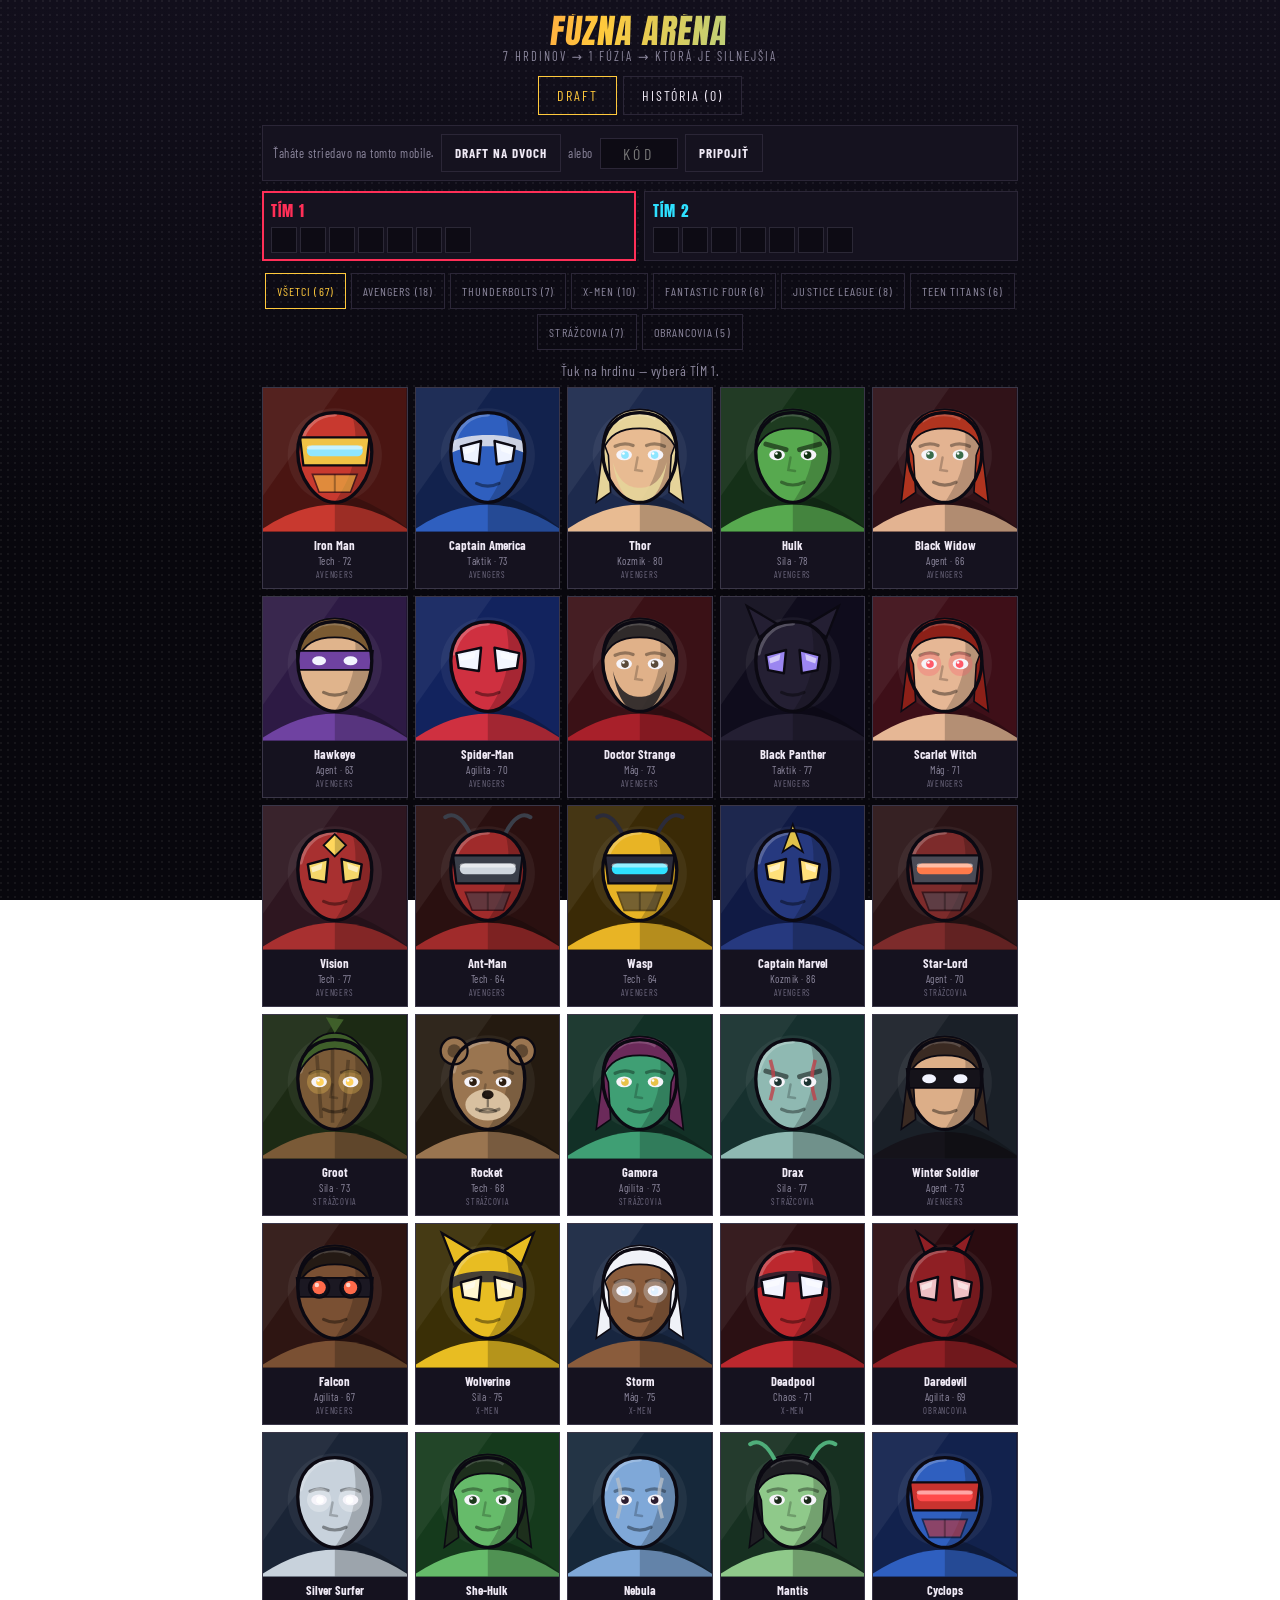
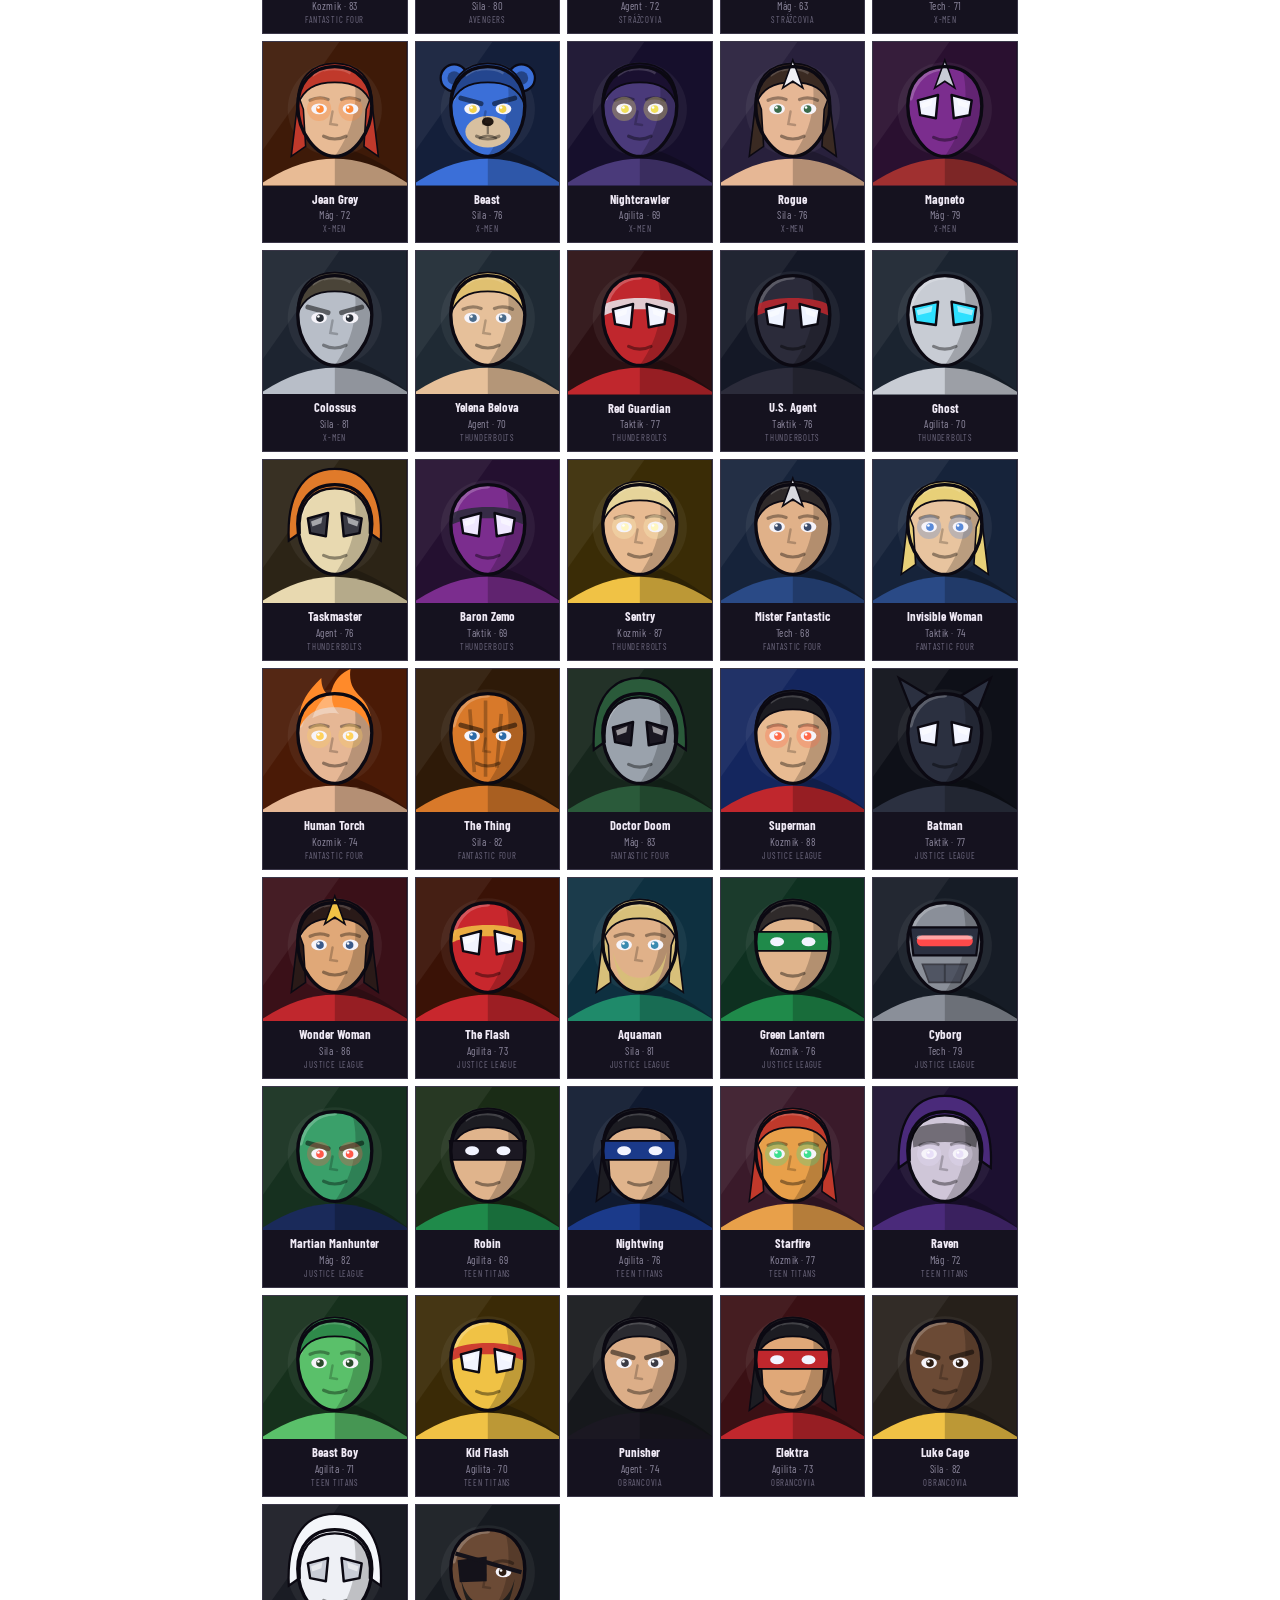
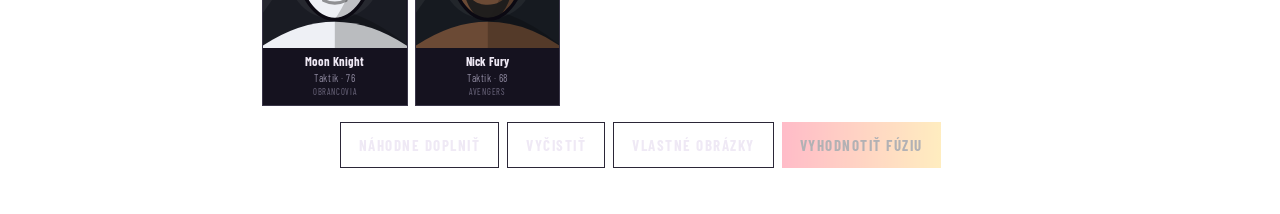
<file: public/index.html>
<!DOCTYPE html>
<html lang="sk">
<head>
<meta charset="utf-8">
<meta name="viewport" content="width=device-width, initial-scale=1">
<title>Fúzna aréna</title>
<link rel="preconnect" href="https://fonts.googleapis.com">
<link rel="preconnect" href="https://fonts.gstatic.com" crossorigin>
<link href="https://fonts.googleapis.com/css2?family=Anton&family=Barlow+Condensed:wght@400;600;700&display=swap" rel="stylesheet">
<style>
*{box-sizing:border-box}
html{-webkit-text-size-adjust:100%}
button,input,select{touch-action:manipulation;-webkit-tap-highlight-color:transparent}
body{margin:0;--ink:#0a0910;--pan:#15121f;--line:#2b2637;--txt:#efe9f5;--dim:#8b869c;
 font-family:'Barlow Condensed',system-ui,sans-serif;color:var(--txt);
 background:radial-gradient(circle at 1px 1px,rgba(255,255,255,.055) 1px,transparent 1.6px) 0 0/7px 7px,
 linear-gradient(180deg,#120f1c,#08070d 60%);background-attachment:fixed;min-height:100vh}
.wrap{max-width:780px;margin:0 auto;padding:14px 12px 46px}
button{font-family:inherit;cursor:pointer;color:var(--txt)}
button:focus-visible{outline:2px solid #ffc93c;outline-offset:2px}
header{text-align:center}
.brand{font-family:Anton,Impact,sans-serif;font-size:34px;line-height:1;letter-spacing:.03em;transform:skewX(-7deg);
 background:linear-gradient(92deg,#ff2f57,#ffc93c 45%,#2ee0ff);-webkit-background-clip:text;background-clip:text;color:transparent}
.sub{font-size:12.5px;color:var(--dim);letter-spacing:.16em;text-transform:uppercase}
.tabs{display:flex;gap:6px;justify-content:center;margin:12px 0 4px}
.tab{background:transparent;border:1px solid var(--line);padding:10px 18px;font-size:14px;letter-spacing:.14em;text-transform:uppercase}
.tab.on{border-color:#ffc93c;color:#ffc93c}
.bar{display:grid;grid-template-columns:1fr 1fr;gap:8px;margin-top:10px}
.slot{border:1px solid var(--line);background:var(--pan);padding:7px 8px}
.slot.on{border-color:var(--c);box-shadow:0 0 0 1px var(--c) inset}
.slotName{font-family:Anton,Impact,sans-serif;font-size:15px;color:var(--c);letter-spacing:.06em}
.chips{display:flex;gap:3px;margin-top:5px}
.chip{width:26px;height:26px;border:1px solid #2b2836;overflow:hidden;background:#0d0b14;flex:0 0 auto}
.chip.f{border-color:var(--c)}
.hint{font-size:14px;color:var(--dim);text-align:center;margin:12px 0 8px;letter-spacing:.04em}
.grid{display:grid;grid-template-columns:repeat(3,1fr);gap:7px}
@media(min-width:560px){.grid{grid-template-columns:repeat(5,1fr)}}
.cardWrap{background:var(--pan);border:1px solid var(--c,#3a3648);display:flex;flex-direction:column;
 cursor:pointer;transition:transform .12s;overflow:visible}
.cardWrap:active{transform:scale(.95)}
.cardWrap.used{opacity:.42;filter:saturate(.45)}
.card{background:transparent;border:0;padding:0;display:block;width:100%}
.card .art{display:block;width:100%;line-height:0}
.lbl{padding:6px 4px 8px;text-align:center;color:#efe9f5}
.nm{font-size:12.5px;font-weight:700;line-height:1.15;display:block;color:#efe9f5;overflow-wrap:anywhere}
.rl{font-size:10.5px;color:#8b869c;letter-spacing:.05em;display:block;margin-top:2px}
.actions{display:flex;gap:8px;margin-top:16px;justify-content:center;flex-wrap:wrap}
@media(max-width:420px){.actions .btn{flex:1 1 46%}.dim{grid-template-columns:60px 1fr}.dimV{min-width:40px;font-size:11px}.brand{font-size:30px}}
.btn{border:1px solid var(--line);background:transparent;padding:13px 18px;font-size:15px;font-weight:700;
 letter-spacing:.1em;text-transform:uppercase;min-height:46px}
.btn.main{background:linear-gradient(92deg,#ff2f57,#ffc93c);color:#12101a;border:0}
.btn:disabled{opacity:.32;cursor:not-allowed}
.reveal{display:grid;gap:12px;margin-top:14px}
@media(min-width:560px){.reveal{grid-template-columns:1fr 1fr}.reveal .actions{grid-column:1/-1}}
.fusePanel{border:1px solid var(--c);background:var(--pan);padding:14px;text-align:center}
.stack{position:relative;height:104px;display:flex;justify-content:center;align-items:center}
.stack .p{width:62px;height:62px;border:2px solid var(--c);position:absolute;overflow:hidden;
 animation:conv .8s cubic-bezier(.5,0,.2,1) both;background:#0d0b14}
.stack .p:nth-child(1){transform:translateX(-52px) rotate(-8deg)}
.stack .p:nth-child(2){z-index:2;transform:scale(1.16)}
.stack .p:nth-child(3){transform:translateX(52px) rotate(8deg)}
@keyframes conv{from{opacity:0;transform:translateX(0) scale(.4)}}
.mini{display:flex;gap:3px;justify-content:center;margin-top:8px}
.mini span{width:22px;height:22px;overflow:hidden;border:1px solid #322c40;background:#0d0b14}
.code{font-family:Anton,Impact,sans-serif;font-size:30px;color:var(--c);transform:skewX(-7deg);margin-top:6px}
.title{font-size:12.5px;letter-spacing:.36em;color:var(--dim)}
.stats{margin-top:8px;font-size:15px}
.stats b{color:var(--dim);font-size:10.5px;margin:0 3px 0 9px;letter-spacing:.1em}
.roles{margin-top:5px;font-size:11px;color:var(--dim);letter-spacing:.1em;text-transform:uppercase}
.mBar{border:1px solid var(--line);background:var(--pan);padding:8px 10px;margin-top:10px;
 display:flex;flex-wrap:wrap;gap:7px;align-items:center;font-size:12.5px;color:var(--dim);letter-spacing:.04em}
.mBar.on{border-color:var(--c);position:sticky;top:0;z-index:5;box-shadow:0 6px 14px -8px #000}
.mCode{font-family:Anton,Impact,sans-serif;font-size:19px;color:var(--c);letter-spacing:.16em;transform:skewX(-7deg)}
.mBar input{background:#0d0b14;border:1px solid var(--line);color:var(--txt);font-family:inherit;font-size:16px;
 letter-spacing:.22em;text-transform:uppercase;padding:5px 6px;width:78px;text-align:center}
.mYou{color:var(--c);font-weight:700}
.mWait{color:#ffc93c}
.mErr{color:#ff6a7a;flex-basis:100%}
.mOk{color:#3fdf8f;flex-basis:100%}
.grid.lock{opacity:.45;pointer-events:none}
.vVerdict{font-family:Anton,Impact,sans-serif;font-size:34px;color:var(--c);transform:skewX(-7deg);line-height:1.05;margin-top:10px}
.vSub{font-size:13px;letter-spacing:.18em;text-transform:uppercase;color:var(--dim);margin-top:5px}
.vConf{font-size:12.5px;letter-spacing:.06em;color:var(--dim);margin-top:9px;line-height:1.5}
.dims{display:grid;gap:8px;margin-top:18px;text-align:left}
.dim{display:grid;grid-template-columns:74px 1fr;gap:8px;align-items:center}
.dimL{font-size:10.5px;letter-spacing:.12em;text-transform:uppercase;color:var(--dim)}
.dimBar{display:flex;align-items:center;gap:7px}
.dimV{font-size:11.5px;font-weight:700;min-width:46px;font-variant-numeric:tabular-nums}
.dimV.l{text-align:right}
.half{flex:1;height:15px;display:flex;background:#1d1a26;border-top:1px solid #262232;border-bottom:1px solid #262232}
.half.l{justify-content:flex-end;border-left:1px solid #262232}
.half.r{border-right:1px solid #262232}
.half i{display:block;height:100%;transition:width .45s}
.why{margin-top:18px;text-align:left;display:grid;gap:7px}
.why div{font-size:13.5px;line-height:1.45;padding-left:15px;position:relative}
.why div::before{content:"";position:absolute;left:0;top:6.5px;width:6px;height:6px;background:var(--c)}
.hRow{border:1px solid var(--line);background:var(--pan);padding:9px 10px;margin-bottom:8px}
.hHead{display:flex;justify-content:space-between;font-size:11px;color:var(--dim);letter-spacing:.08em}
.hSide{display:flex;align-items:center;gap:6px;margin-top:6px}
.hSide .lbl{font-family:Anton,Impact,sans-serif;font-size:14px;color:var(--c);min-width:74px}
.hSide .faces{display:flex;gap:2px}
.hSide .faces span{width:20px;height:20px;overflow:hidden;border:1px solid #2b2637;background:#0d0b14}
.hSide.lost{opacity:.45}
.hAct{display:flex;gap:6px;margin-top:8px}
.hAct button{font-size:12.5px;letter-spacing:.1em;text-transform:uppercase;background:transparent;
 border:1px solid var(--line);padding:9px 13px;min-height:38px}
.empty{text-align:center;color:var(--dim);font-size:14px;padding:26px 10px;border:1px dashed var(--line);margin-top:12px}
.btn.sm{padding:9px 13px;font-size:13px;letter-spacing:.08em;min-height:38px}

.simPanel{border:1px solid var(--line);background:var(--pan);padding:16px;margin-top:14px;text-align:center}
.simTitle{font-family:Anton,Impact,sans-serif;font-size:22px;letter-spacing:.04em}
.simBar{display:flex;height:34px;margin:14px 0 6px;overflow:hidden;border:1px solid var(--line)}
.simBar div{display:grid;place-items:center;font-family:Anton,Impact,sans-serif;font-size:15px;color:#0d0b14;transition:width .5s}
.simSides{display:flex;justify-content:space-between;font-size:12px;color:var(--dim);letter-spacing:.08em}
.simGrid{display:grid;grid-template-columns:repeat(3,1fr);gap:8px;margin-top:14px}
.simGrid div{border:1px solid var(--line);padding:8px 4px}
.simGrid b{display:block;font-family:Anton,Impact,sans-serif;font-size:20px}
.simGrid span{font-size:10.5px;color:var(--dim);letter-spacing:.1em;text-transform:uppercase}
.teams2{display:grid;gap:8px;margin-top:12px}
@media(min-width:560px){.teams2{grid-template-columns:1fr 1fr}}
.tBlock{border:1px solid var(--c);background:#141120;padding:9px 10px;text-align:left}
.tTop{display:flex;justify-content:space-between;align-items:baseline;gap:8px}
.tCode{font-family:Anton,Impact,sans-serif;font-size:19px;color:var(--c);letter-spacing:.04em}
.tTitle{font-size:10px;letter-spacing:.18em;color:var(--dim);text-transform:uppercase;text-align:right}
.tFaces{display:flex;gap:3px;margin-top:7px}
.tFaces span{width:27px;height:27px;overflow:hidden;border:1px solid #2b2637;background:#0d0b14;flex:0 0 auto}
.tStats{margin-top:7px;font-size:14px;font-variant-numeric:tabular-nums}
.tStats b{color:var(--dim);font-size:9.5px;margin:0 3px 0 9px;letter-spacing:.1em}
.tStats b:first-child{margin-left:0}
.badge{color:#ffc93c}
.names{font-size:9.5px;line-height:1.35;color:var(--dim);letter-spacing:.02em;margin-top:4px}
.cardWrap{display:flex;flex-direction:column}
.avIn{width:100%;margin-top:2px;background:#0d0b14;border:1px solid var(--line);border-top:0;color:var(--txt);
 font-family:inherit;font-size:16px;padding:6px 6px}
.btn.on{border-color:#ffc93c;color:#ffc93c}
.stack .p i{position:absolute;left:0;right:0;bottom:-13px;font-style:normal;font-size:8.5px;
 color:var(--dim);text-align:center;letter-spacing:.02em}
.stack{height:118px}
.filters{display:flex;flex-wrap:wrap;gap:5px;justify-content:center;margin-top:12px}
.fch{background:transparent;border:1px solid var(--line);color:var(--dim);padding:8px 11px;
 font-size:12px;letter-spacing:.09em;text-transform:uppercase;min-height:36px}
.fch.on{border-color:#ffc93c;color:#ffc93c}
.fch.team{border-color:#ff2f57;color:#ff2f57}
.gp{display:block;font-size:8.5px;letter-spacing:.09em;color:#6f6a80;margin-top:2px}
@media(prefers-reduced-motion:reduce){*{animation:none!important;transition:none!important}}
</style>
</head>
<body>
<div class="wrap">
  <header>
    <div class="brand">FÚZNA ARÉNA</div>
    <div class="sub">7 hrdinov → 1 fúzia → ktorá je silnejšia</div>
  </header>
  <div id="app"></div>
</div>

<script>
/* ======================= HRDINOVIA ======================= */
const HEROES = [
 {n:"Iron Man",r:"Tech",atk:78,def:66,spd:72,hp:70,en:16,ab:{name:"Repulzný výboj",p:62,cost:20,cd:0},f:{t:"visor",b:"#c8392f",bg:"#4a1512",gl:"#8fe6ff",plate:"#f0c245"}},
 {n:"Captain America",r:"Taktik",atk:64,def:86,spd:66,hp:78,en:14,ab:{name:"Vrh štítom",p:48,cost:22,cd:1,shield:40},f:{t:"mask",b:"#2f5fbf",bg:"#12224d",lz:"#eef3ff",stripe:"#e8e8ee"}},
 {n:"Thor",r:"Kozmik",atk:92,def:74,spd:68,hp:84,en:12,ab:{name:"Blesk Mjolnira",p:86,cost:36,cd:2},f:{t:"open",sk:"#e8bb92",bg:"#1d2a4d",hr:"#e6d49a",hair:"long",ey:"#8fe6ff",beard:1}},
 {n:"Hulk",r:"Sila",atk:95,def:70,spd:48,hp:95,en:10,ab:{name:"Zúrivý úder",p:92,cost:40,cd:2},f:{t:"open",sk:"#57a94f",bg:"#153018",hr:"#1e3b20",hair:"short",ey:"#123312",brow:1}},
 {n:"Black Widow",r:"Agent",atk:62,def:58,spd:88,hp:58,en:18,ab:{name:"Vdovské žihadlo",p:44,cost:20,cd:1,stun:.35},f:{t:"open",sk:"#e3b391",bg:"#301218",hr:"#b0341f",hair:"long",ey:"#3a6b4a"}},
 {n:"Hawkeye",r:"Agent",atk:66,def:52,spd:80,hp:56,en:18,ab:{name:"Výbušný šíp",p:58,cost:22,cd:1},f:{t:"band",sk:"#e0b48c",bg:"#2d1a44",hr:"#7a5a32",hair:"short",b:"#6f42a1"}},
 {n:"Spider-Man",r:"Agilita",atk:70,def:56,spd:94,hp:62,en:18,ab:{name:"Pavučinová pasca",p:40,cost:18,cd:0,defDown:25},f:{t:"mask",b:"#cf3040",bg:"#12235e",lz:"#f2f6ff",big:1}},
 {n:"Doctor Strange",r:"Mág",atk:80,def:72,spd:70,hp:68,en:20,ab:{name:"Zrkadlová dimenzia",p:30,cost:26,cd:2,shield:90},f:{t:"open",sk:"#e0b189",bg:"#3a1116",hr:"#2f2a2a",hair:"short",ey:"#5a4a3a",beard:1,collar:"#a8202a"}},
 {n:"Black Panther",r:"Taktik",atk:76,def:80,spd:82,hp:70,en:14,ab:{name:"Kinetický výboj",p:66,cost:26,cd:1},f:{t:"mask",b:"#241f33",bg:"#0f0c1c",lz:"#9b86f0",cowl:1}},
 {n:"Scarlet Witch",r:"Mág",atk:94,def:50,spd:74,hp:64,en:16,ab:{name:"Chaos",p:72,cost:34,cd:2,dot:34},f:{t:"open",sk:"#e6b795",bg:"#3e0f18",hr:"#8c2018",hair:"long",ey:"#ff5a6a",glowEy:1}},
 {n:"Vision",r:"Tech",atk:74,def:88,spd:76,hp:72,en:14,ab:{name:"Fázový úder",p:58,cost:26,cd:1,pierce:!0},f:{t:"mask",b:"#a83030",bg:"#2e1620",lz:"#f5d76a",gem:"#ffd75c"}},
 {n:"Ant-Man",r:"Tech",atk:58,def:62,spd:84,hp:54,en:20,ab:{name:"Obrí úder",p:74,cost:30,cd:2},f:{t:"visor",b:"#a02b2b",bg:"#2a1010",gl:"#cfd6de",plate:"#3a3f4a",ant:1}},
 {n:"Wasp",r:"Tech",atk:60,def:56,spd:90,hp:52,en:20,ab:{name:"Bodavý roj",p:34,cost:16,cd:0,dot:22},f:{t:"visor",b:"#e8b425",bg:"#3a2a06",gl:"#2ee0ff",plate:"#2b2b3a",ant:1}},
 {n:"Captain Marvel",r:"Kozmik",atk:96,def:78,spd:86,hp:82,en:12,ab:{name:"Binárna žiara",p:96,cost:44,cd:3},f:{t:"mask",b:"#26397f",bg:"#101a44",lz:"#ffe07a",crest:"#e0c14a"}},
 {n:"Star-Lord",r:"Agent",atk:70,def:66,spd:80,hp:66,en:20,ab:{name:"Elementálne pištole",p:56,cost:20,cd:0},f:{t:"visor",b:"#7d2b2b",bg:"#2a1416",gl:"#ff7a4a",plate:"#4a4a55"}},
 {n:"Groot",r:"Sila",atk:62,def:92,spd:44,hp:94,en:14,ab:{name:"Koreňová klietka",p:34,cost:28,cd:2,shield:70,stun:.3},f:{t:"open",sk:"#7a5a37",bg:"#1c2a14",hr:"#3f5f2a",hair:"leaf",ey:"#ffd25c",glowEy:1,bark:1}},
 {n:"Rocket",r:"Tech",atk:78,def:54,spd:84,hp:58,en:22,ab:{name:"Raketomet",p:72,cost:26,cd:1},f:{t:"open",sk:"#9a7550",bg:"#241a10",hr:"#3a2c1e",hair:"none",ey:"#2b1c10",muzzle:1}},
 {n:"Gamora",r:"Agilita",atk:82,def:62,spd:86,hp:64,en:16,ab:{name:"Čepeľ nekonečna",p:70,cost:28,cd:1,crit:.35},f:{t:"open",sk:"#3f9f74",bg:"#123026",hr:"#6b2a5a",hair:"long",ey:"#e8c24a"}},
 {n:"Drax",r:"Sila",atk:86,def:76,spd:60,hp:84,en:14,ab:{name:"Ničiteľov výpad",p:80,cost:32,cd:2},f:{t:"open",sk:"#8fb9b2",bg:"#16302e",hr:"#8fb9b2",hair:"none",ey:"#1b3330",tattoo:"#c0424a",brow:1}},
 {n:"Winter Soldier",r:"Agent",atk:76,def:70,spd:74,hp:70,en:16,ab:{name:"Sériová paľba",p:58,cost:24,cd:1},f:{t:"band",sk:"#dcae88",bg:"#1a2028",hr:"#3a2a22",hair:"long",b:"#15131a"}},
 {n:"Falcon",r:"Agilita",atk:66,def:58,spd:88,hp:58,en:18,ab:{name:"Redwing nálet",p:52,cost:22,cd:1,defDown:20},f:{t:"goggles",sk:"#7a5033",bg:"#2e1512",hr:"#241a14",hair:"short",gl:"#ff6a4a"}},
 {n:"Wolverine",r:"Sila",atk:86,def:66,spd:72,hp:76,en:14,ab:{name:"Adamantiové pazúry",p:74,cost:30,cd:1,heal:.35},f:{t:"mask",b:"#e8bd22",bg:"#3a2f06",lz:"#fff6d0",cowl:1,stripe:"#2b2b3a"}},
 {n:"Storm",r:"Mág",atk:88,def:64,spd:78,hp:68,en:16,ab:{name:"Búrkový front",p:76,cost:34,cd:2,dot:26},f:{t:"open",sk:"#8a5c3c",bg:"#182640",hr:"#f0f2f8",hair:"long",ey:"#dff0ff",glowEy:1}},
 {n:"Deadpool",r:"Chaos",atk:78,def:54,spd:80,hp:72,en:18,ab:{name:"Chaotický masaker",p:62,cost:26,cd:1,chaos:!0,heal:.25},f:{t:"mask",b:"#bc282e",bg:"#2b1013",lz:"#f2f4ff",stripe:"#241f2c",big:1}},
 {n:"Daredevil",r:"Agilita",atk:68,def:66,spd:84,hp:60,en:16,ab:{name:"Radarový zmysel",p:40,cost:20,cd:1,atkUp:25},f:{t:"mask",b:"#8f1f24",bg:"#2a0c10",lz:"#f0c0c4",horns:1}},
 {n:"Silver Surfer",r:"Kozmik",atk:90,def:76,spd:92,hp:74,en:14,ab:{name:"Kozmická vlna",p:84,cost:38,cd:2},f:{t:"open",sk:"#c8d2dc",bg:"#1a2436",hr:"#c8d2dc",hair:"none",ey:"#ffffff",glowEy:1}},
 {n:"She-Hulk",r:"Sila",atk:88,def:78,spd:62,hp:88,en:12,ab:{name:"Smaragdový výpad",p:80,cost:34,cd:2},f:{t:"open",sk:"#66bb6a",bg:"#153a1c",hr:"#1d2f1c",hair:"long",ey:"#1b3a1b"}},
 {n:"Nebula",r:"Agent",atk:74,def:70,spd:80,hp:64,en:16,ab:{name:"Kybernetický výboj",p:64,cost:26,cd:1},f:{t:"open",sk:"#7fa8d8",bg:"#16283a",hr:"#7fa8d8",hair:"none",ey:"#2b1c30",tattoo:"#b6bec8"}},
 {n:"Mantis",r:"Mág",atk:58,def:60,spd:78,hp:58,en:22,ab:{name:"Uspávajúci dotyk",p:30,cost:22,cd:2,stun:.55},f:{t:"open",sk:"#8fc98a",bg:"#173021",hr:"#1d1d22",hair:"long",ey:"#1b2b1b",ant:1,plate:"#4fae7a"}},
 {n:"Cyclops",r:"Tech",atk:84,def:62,spd:72,hp:66,en:16,ab:{name:"Optický lúč",p:78,cost:32,cd:2,pierce:!0},f:{t:"visor",b:"#2f5fbf",bg:"#12224d",gl:"#ff4a4a",plate:"#c8332f"}},
 {n:"Jean Grey",r:"Mág",atk:92,def:54,spd:76,hp:66,en:16,ab:{name:"Telekinetická vlna",p:80,cost:36,cd:2},f:{t:"open",sk:"#e8bb95",bg:"#3e1a08",hr:"#c0392b",hair:"long",ey:"#ff8a3a",glowEy:1}},
 {n:"Beast",r:"Sila",atk:76,def:78,spd:76,hp:74,en:14,ab:{name:"Divoký skok",p:66,cost:26,cd:1},f:{t:"open",sk:"#3b6fd8",bg:"#141f3a",hr:"#24468f",hair:"short",ey:"#f0d24a",muzzle:1,brow:1}},
 {n:"Nightcrawler",r:"Agilita",atk:70,def:56,spd:96,hp:58,en:20,ab:{name:"Teleportačný výpad",p:56,cost:22,cd:0,crit:.3},f:{t:"open",sk:"#4a3a7a",bg:"#160f2c",hr:"#1a1030",hair:"short",ey:"#f0e05a",glowEy:1}},
 {n:"Rogue",r:"Sila",atk:86,def:72,spd:70,hp:74,en:14,ab:{name:"Odsatie sily",p:66,cost:30,cd:2,heal:.5},f:{t:"open",sk:"#e6b795",bg:"#28203c",hr:"#3a2a22",hair:"long",ey:"#3a6b4a",crest:"#f0f0f5"}},
 {n:"Magneto",r:"Mág",atk:90,def:80,spd:66,hp:76,en:14,ab:{name:"Magnetická búrka",p:88,cost:40,cd:3},f:{t:"mask",b:"#7b2d8e",bg:"#2a1030",lz:"#f2f4ff",crest:"#c8ccd6",collar:"#a03030"}},
 {n:"Colossus",r:"Sila",atk:84,def:94,spd:52,hp:90,en:10,ab:{name:"Oceľový nájazd",p:72,cost:30,cd:2,shield:60},f:{t:"open",sk:"#b8bec8",bg:"#1d2430",hr:"#4a4438",hair:"short",ey:"#2b3038",brow:1}},
 {n:"Yelena Belova",r:"Agent",atk:70,def:62,spd:86,hp:62,en:18,ab:{name:"Tichý zásah",p:58,cost:24,cd:1,crit:.3},f:{t:"open",sk:"#e6c09a",bg:"#1f2a34",hr:"#e0c070",hair:"short",ey:"#4a6b8a"}},
 {n:"Red Guardian",r:"Taktik",atk:80,def:82,spd:58,hp:84,en:12,ab:{name:"Otcovský nájazd",p:70,cost:30,cd:2,shield:45},f:{t:"mask",b:"#c0272d",bg:"#2b1013",lz:"#f2f4ff",stripe:"#e8e8ee"}},
 {n:"U.S. Agent",r:"Taktik",atk:78,def:80,spd:68,hp:78,en:14,ab:{name:"Vibrániový štít",p:66,cost:28,cd:1,shield:40},f:{t:"mask",b:"#2b2b3a",bg:"#141826",lz:"#eef3ff",stripe:"#c0272d"}},
 {n:"Ghost",r:"Agilita",atk:72,def:58,spd:92,hp:58,en:20,ab:{name:"Fázový prienik",p:60,cost:26,cd:1,pierce:!0},f:{t:"mask",b:"#c8ccd4",bg:"#1b2430",lz:"#2ee0ff",big:1}},
 {n:"Taskmaster",r:"Agent",atk:80,def:74,spd:80,hp:70,en:16,ab:{name:"Kopírovaný útok",p:68,cost:28,cd:1,crit:.25},f:{t:"mask",b:"#e8d9b0",bg:"#2c2416",lz:"#3a3a44",hood:"#e07a2a"}},
 {n:"Baron Zemo",r:"Taktik",atk:66,def:72,spd:70,hp:70,en:18,ab:{name:"Manipulácia",p:48,cost:24,cd:2,defDown:30},f:{t:"mask",b:"#7b2d8e",bg:"#241030",lz:"#f0e8ff",stripe:"#2b2b3a"}},
 {n:"Sentry",r:"Kozmik",atk:94,def:80,spd:84,hp:88,en:10,ab:{name:"Zlatá supernova",p:96,cost:48,cd:3},f:{t:"open",sk:"#e8bb92",bg:"#3a2c06",hr:"#e6d49a",hair:"short",ey:"#fff7c0",glowEy:1,collar:"#f0c245"}},
 {n:"Mister Fantastic",r:"Tech",atk:64,def:74,spd:66,hp:70,en:18,ab:{name:"Elastické zovretie",p:52,cost:24,cd:1,stun:.3},f:{t:"open",sk:"#e0b189",bg:"#16233a",hr:"#2f2a2a",hair:"short",ey:"#3a4a6a",crest:"#d8d8de",collar:"#2a4a86"}},
 {n:"Invisible Woman",r:"Taktik",atk:66,def:90,spd:70,hp:70,en:18,ab:{name:"Silové pole",p:28,cost:26,cd:2,shield:100},f:{t:"open",sk:"#e8c49f",bg:"#16233a",hr:"#e8d078",hair:"long",ey:"#5a8ad8",glowEy:1,collar:"#2a4a86"}},
 {n:"Human Torch",r:"Kozmik",atk:88,def:56,spd:88,hp:64,en:16,ab:{name:"Nova plameň",p:82,cost:36,cd:2,dot:30},f:{t:"open",sk:"#e6b795",bg:"#4a1a06",hr:"#ff8a2a",hair:"flame",ey:"#ffd25c",glowEy:1}},
 {n:"The Thing",r:"Sila",atk:90,def:92,spd:44,hp:96,en:10,ab:{name:"Skalný nápor",p:84,cost:38,cd:2},f:{t:"open",sk:"#d8792a",bg:"#2e1a08",hr:"#d8792a",hair:"none",ey:"#2b6ba8",bark:1,brow:1}},
 {n:"Doctor Doom",r:"Mág",atk:92,def:88,spd:68,hp:82,en:14,ab:{name:"Doomov výboj",p:90,cost:42,cd:3},f:{t:"mask",b:"#9aa2ac",bg:"#16261c",lz:"#1b1822",hood:"#2a5a3a",collar:"#2a5a3a"}},
 {n:"Superman",r:"Kozmik",atk:94,def:86,spd:84,hp:88,en:10,ab:{name:"Tepelný pohľad",p:90,cost:46,cd:3},f:{t:"open",sk:"#e8bb92",bg:"#14265e",hr:"#1c1c22",hair:"short",ey:"#ff6a4a",glowEy:1,collar:"#c0272d"}},
 {n:"Batman",r:"Taktik",atk:76,def:82,spd:76,hp:74,en:16,ab:{name:"Batarang kombo",p:64,cost:26,cd:1,defDown:20},f:{t:"mask",b:"#2b3040",bg:"#0e1018",lz:"#f2f4ff",cowl:1}},
 {n:"Wonder Woman",r:"Sila",atk:92,def:86,spd:82,hp:84,en:12,ab:{name:"Laso pravdy",p:78,cost:34,cd:2,stun:.4},f:{t:"open",sk:"#e0a878",bg:"#3a1018",hr:"#2a1a18",hair:"long",ey:"#3a5a8a",crest:"#f0c245",collar:"#c0272d"}},
 {n:"The Flash",r:"Agilita",atk:74,def:58,spd:100,hp:64,en:22,ab:{name:"Rýchlostná smršť",p:60,cost:20,cd:0,crit:.35},f:{t:"mask",b:"#c8272d",bg:"#3a1206",lz:"#f2f4ff",stripe:"#f0c245"}},
 {n:"Aquaman",r:"Sila",atk:86,def:80,spd:70,hp:86,en:12,ab:{name:"Vlna trojzubca",p:76,cost:32,cd:2},f:{t:"open",sk:"#e0b189",bg:"#0e3040",hr:"#d8c07a",hair:"long",ey:"#3a8ab0",beard:1,collar:"#1f8a6a"}},
 {n:"Green Lantern",r:"Kozmik",atk:80,def:76,spd:76,hp:72,en:16,ab:{name:"Konštrukt vôle",p:72,cost:30,cd:1,shield:50},f:{t:"band",sk:"#e0b48c",bg:"#0e3020",hr:"#2f2a2a",hair:"short",b:"#1f8a4a",collar:"#1f8a4a"}},
 {n:"Cyborg",r:"Tech",atk:80,def:84,spd:70,hp:82,en:14,ab:{name:"Sonický kanón",p:78,cost:34,cd:2},f:{t:"visor",b:"#8a8f99",bg:"#161c26",gl:"#ff4a4a",plate:"#2b3040"}},
 {n:"Martian Manhunter",r:"Mág",atk:88,def:82,spd:78,hp:80,en:14,ab:{name:"Psychická vlna",p:80,cost:36,cd:2,stun:.3},f:{t:"open",sk:"#3aa06a",bg:"#16301f",hr:"#3aa06a",hair:"none",ey:"#ff5a4a",glowEy:1,brow:1,collar:"#1a2a5a"}},
 {n:"Robin",r:"Agilita",atk:68,def:66,spd:82,hp:62,en:18,ab:{name:"Bo-palica",p:54,cost:22,cd:1},f:{t:"band",sk:"#e0b48c",bg:"#1a2c16",hr:"#1c1c22",hair:"short",b:"#1b1822",collar:"#1f8a4a"}},
 {n:"Nightwing",r:"Agilita",atk:76,def:72,spd:88,hp:68,en:16,ab:{name:"Eskrima výpad",p:62,cost:24,cd:1,crit:.25},f:{t:"band",sk:"#e0b48c",bg:"#101a30",hr:"#1c1c22",hair:"long",b:"#1b3a8a",collar:"#1b3a8a"}},
 {n:"Starfire",r:"Kozmik",atk:86,def:64,spd:88,hp:70,en:16,ab:{name:"Hviezdny výboj",p:76,cost:32,cd:2},f:{t:"open",sk:"#e8a04a",bg:"#3a1a2a",hr:"#c0392b",hair:"long",ey:"#3fdf8f",glowEy:1}},
 {n:"Raven",r:"Mág",atk:90,def:62,spd:72,hp:64,en:18,ab:{name:"Tieňový závoj",p:78,cost:34,cd:2,dot:28},f:{t:"open",sk:"#cfc6d8",bg:"#1c1030",hr:"#3a2a5a",hair:"none",ey:"#e8dff8",glowEy:1,hood:"#4a2a7a",collar:"#4a2a7a"}},
 {n:"Beast Boy",r:"Agilita",atk:72,def:62,spd:84,hp:66,en:18,ab:{name:"Šelmí skok",p:62,cost:24,cd:1},f:{t:"open",sk:"#5ac06a",bg:"#16301c",hr:"#2f8a4a",hair:"short",ey:"#2b4a2b"}},
 {n:"Kid Flash",r:"Agilita",atk:70,def:56,spd:96,hp:60,en:22,ab:{name:"Blesková séria",p:54,cost:18,cd:0},f:{t:"mask",b:"#f0c245",bg:"#3a2a06",lz:"#f2f4ff",stripe:"#c8272d"}},
 {n:"Punisher",r:"Agent",atk:84,def:70,spd:66,hp:76,en:14,ab:{name:"Ťažká paľba",p:74,cost:30,cd:1},f:{t:"open",sk:"#dcae88",bg:"#16181c",hr:"#2a2a30",hair:"short",ey:"#3a3a44",brow:1,collar:"#1b1822"}},
 {n:"Elektra",r:"Agilita",atk:80,def:62,spd:90,hp:62,en:18,ab:{name:"Sai bodnutie",p:66,cost:26,cd:1,crit:.35},f:{t:"band",sk:"#e0a878",bg:"#3a1014",hr:"#1c1c22",hair:"long",b:"#c0272d",collar:"#c0272d"}},
 {n:"Luke Cage",r:"Sila",atk:80,def:94,spd:58,hp:92,en:10,ab:{name:"Nezničiteľný nápor",p:70,cost:30,cd:2,shield:55},f:{t:"open",sk:"#6b4a35",bg:"#26201a",hr:"#1c1c1c",hair:"none",ey:"#2b1c12",brow:1,collar:"#f0c245"}},
 {n:"Moon Knight",r:"Taktik",atk:82,def:70,spd:80,hp:70,en:16,ab:{name:"Polmesiacové čepele",p:70,cost:28,cd:1,crit:.3},f:{t:"mask",b:"#eef0f5",bg:"#1a1c24",lz:"#c8ccd6",hood:"#f4f6fa"}},
 {n:"Nick Fury",r:"Taktik",atk:60,def:74,spd:68,hp:70,en:20,ab:{name:"Taktický rozkaz",p:26,cost:22,cd:2,heal:.9,atkUp:20},f:{t:"open",sk:"#6b4a35",bg:"#161a20",hr:"#1c1c1c",hair:"none",ey:"#2b1c12",patch:1,beard:1}}
].map((h,i)=>({...h,id:i,pow:Math.round((h.atk*1.1+h.def+h.spd*.9+h.hp)/4)}));


const GROUPS=[
 ["AVENGERS",["Iron Man","Captain America","Thor","Hulk","Black Widow","Hawkeye","Spider-Man","Doctor Strange","Black Panther","Scarlet Witch","Vision","Ant-Man","Wasp","Captain Marvel","Falcon","Winter Soldier","She-Hulk","Nick Fury"]],
 ["THUNDERBOLTS",["Yelena Belova","Red Guardian","U.S. Agent","Ghost","Taskmaster","Baron Zemo","Sentry"]],
 ["X-MEN",["Wolverine","Storm","Cyclops","Jean Grey","Beast","Nightcrawler","Rogue","Magneto","Colossus","Deadpool"]],
 ["FANTASTIC FOUR",["Mister Fantastic","Invisible Woman","Human Torch","The Thing","Doctor Doom","Silver Surfer"]],
 ["JUSTICE LEAGUE",["Superman","Batman","Wonder Woman","The Flash","Aquaman","Green Lantern","Cyborg","Martian Manhunter"]],
 ["TEEN TITANS",["Robin","Nightwing","Starfire","Raven","Beast Boy","Kid Flash"]],
 ["STRÁŽCOVIA",["Star-Lord","Gamora","Drax","Rocket","Groot","Nebula","Mantis"]],
 ["OBRANCOVIA",["Daredevil","Punisher","Elektra","Luke Cage","Moon Knight"]]
];
GROUPS.forEach(([g,list])=>list.forEach(n=>{const h=HEROES.find(x=>x.n===n);if(h)h.g=g;}));
HEROES.forEach(h=>{if(!h.g)h.g="OSTATNÍ";});
const GNAMES=GROUPS.map(g=>g[0]);

const TITLES={Sila:"KOLOS",Tech:"PROTOKOL",Mág:"URIEKNUTIE",Agent:"PRÍZRAK",Agilita:"STRELA",Kozmik:"SUPERNOVA",Taktik:"DOKTRÍNA",Chaos:"ANOMÁLIA"};
const T=[{name:"TÍM 1",c:"#ff2f57"},{name:"TÍM 2",c:"#2ee0ff"}];

/* ======================= PORTRÉTY (kreslené SVG) ======================= */
function face(id){
 const h=HEROES[id],f=h.f;
 if(S.custom&&S.custom[id])
  return `<img src="${S.custom[id]}" alt="${h.n}" style="display:block;width:100%;height:100%;object-fit:cover" onerror="this.style.display='none'">`;
 const head=(f.t==="open"||f.t==="band"||f.t==="goggles")?f.sk:f.b;
 const ink="#0b0912";
 const HEAD="M32 11 C43 11 48.5 19 48.5 28.5 C48.5 40 40.5 51 32 51 C23.5 51 15.5 40 15.5 28.5 C15.5 19 21 11 32 11Z";
 let s2=`<svg viewBox="0 0 64 64" xmlns="http://www.w3.org/2000/svg" preserveAspectRatio="xMidYMid slice" style="display:block;width:100%;height:auto"><title>${h.n}</title>`;
 s2+=`<rect width="64" height="64" fill="${f.bg}"/>`;
 s2+=`<path d="M0 0 L34 0 L0 48Z" fill="rgba(255,255,255,.055)"/>`;
 s2+=`<circle cx="32" cy="30" r="21" fill="rgba(255,255,255,.05)"/>`;
 s2+=`<path d="M-2 64 Q32 40 66 64Z" fill="${f.collar||f.b||f.sk}"/><path d="M32 46 Q50 50 66 64 L32 64Z" fill="rgba(0,0,0,.22)"/>`;
 s2+=`<path d="${HEAD}" fill="${head}"/>`;
 s2+=`<path d="M40 13 C46.5 17 48.5 22 48.5 28.5 C48.5 40 40.5 51 32 51 C36 45 40 38 41 28 C41.6 22 41 17 40 13Z" fill="rgba(0,0,0,.2)"/>`;
 s2+=`<path d="M32 11.6 C24 11.6 18.5 17 16.6 25" stroke="rgba(255,255,255,.22)" stroke-width="2.2" fill="none" stroke-linecap="round"/>`;
 if(f.bark) s2+=`<path d="M24 18 L26 46 M38 20 L36 44 M31 14 L31 48" stroke="rgba(0,0,0,.26)" stroke-width="1.6" fill="none"/>`;
 if(f.muzzle){s2+=`<circle cx="17" cy="16" r="6" fill="${f.sk}" stroke="${ink}" stroke-width="1"/><circle cx="47" cy="16" r="6" fill="${f.sk}" stroke="${ink}" stroke-width="1"/>`;
  s2+=`<circle cx="17" cy="16" r="3" fill="rgba(0,0,0,.38)"/><circle cx="47" cy="16" r="3" fill="rgba(0,0,0,.38)"/>`;
  s2+=`<ellipse cx="32" cy="40" rx="10" ry="7" fill="#d8c0a0"/><ellipse cx="32" cy="35.5" rx="2.6" ry="2" fill="#241a14"/><path d="M32 37.5 L32 41 M28 43 Q32 40.5 36 43" stroke="rgba(0,0,0,.4)" stroke-width="1" fill="none"/>`;}
 if(f.cowl) s2+=`<path d="M17 18 L11.5 4 L25 12Z" fill="${f.b}" stroke="${ink}" stroke-width="1"/><path d="M47 18 L52.5 4 L39 12Z" fill="${f.b}" stroke="${ink}" stroke-width="1"/>`;
 if(f.horns) s2+=`<path d="M23 13 L19.5 3.5 L28 10Z" fill="${f.b}" stroke="${ink}" stroke-width=".9"/><path d="M41 13 L44.5 3.5 L36 10Z" fill="${f.b}" stroke="${ink}" stroke-width=".9"/>`;
 if(f.hood) s2+=`<path d="M32 4 C47 4 53.5 17 52.5 36 L47.6 32.5 C48.6 20 42.5 12.6 32 12.6 C21.5 12.6 15.4 20 16.4 32.5 L11.5 36 C10.5 17 17 4 32 4Z" fill="${f.hood}" stroke="${ink}" stroke-width="1"/>`;
 if(f.hair==="flame"){
  s2+=`<path d="M16 27 C15 15 21 9 26 4 C26 9 28 11 30 12 C31 6 34 2 39 0 C38 7 41 10 44 13 C47.5 17 49 22 48 27 C45 20 40 17 32 17 C24 17 19 20 16 27Z" fill="${f.hr}"/>`;
  s2+=`<path d="M22 22 C24 15 28 12 31 10 C30 15 32 18 34 20 C31 19 25 20 22 22Z" fill="rgba(255,255,255,.35)"/>`;
 }
 if(f.hair==="short"||f.hair==="long"){
  s2+=`<path d="M15.5 28 C15 16 22 9.5 32 9.5 C42 9.5 49 16 48.5 28 C46 21 41 18 32 18 C23 18 18 21 15.5 28Z" fill="${f.hr}" stroke="${ink}" stroke-width=".8"/>`;
  s2+=`<path d="M22 15 C26 12 30 11 34 11.4 M27 12.6 C31 11.6 36 12 39 14" stroke="rgba(255,255,255,.16)" stroke-width="1.1" fill="none"/>`;
 }
 if(f.hair==="long") s2+=`<path d="M15.8 24 L12.6 51 L19 46.5 L18 30Z" fill="${f.hr}" stroke="${ink}" stroke-width=".7"/><path d="M48.2 24 L51.4 51 L45 46.5 L46 30Z" fill="${f.hr}" stroke="${ink}" stroke-width=".7"/>`;
 if(f.hood&&f.t!=="mask") s2+=`<path d="M17 19 Q32 13 47 19 L46 27 Q32 22 18 27Z" fill="rgba(0,0,0,.45)"/>`;
 if(f.hair==="leaf") s2+=`<path d="M16 26 C18 12 26 8 32 8 C38 8 46 12 48 26 C44 18 38 15 32 15 C26 15 20 18 16 26Z" fill="${f.hr}" stroke="${ink}" stroke-width=".8"/><path d="M32 8 L28 1 L36 2Z" fill="${f.hr}"/>`;
 if(f.crest) s2+=`<path d="M32 8 L36.5 20.5 L32 17.5 L27.5 20.5Z" fill="${f.crest}" stroke="${ink}" stroke-width=".7"/>`;
 if(f.stripe&&f.t==="mask") s2+=`<path d="M15.9 24 C22 20 42 20 48.1 24 L48.4 29 C41 25 23 25 15.6 29Z" fill="${f.stripe}" opacity=".85"/>`;
 if(f.gem) s2+=`<path d="M32 12.5 l5 5 -5 5 -5 -5Z" fill="${f.gem}" stroke="${ink}" stroke-width=".8"/><path d="M32 12.5 l5 5 -5 5Z" fill="rgba(0,0,0,.18)"/>`;
 if(f.ant) s2+=`<path d="M24 12 C20 4 16 3 13 5" stroke="${f.plate}" stroke-width="1.8" fill="none" stroke-linecap="round"/><path d="M40 12 C44 4 48 3 51 5" stroke="${f.plate}" stroke-width="1.8" fill="none" stroke-linecap="round"/>`;
 if(f.t==="mask"){
  const w=f.big?11:9,y=f.big?25:26;
  const lens=(sx)=>`<path d="M${32+sx*(w+3)} ${y} L${32+sx*3} ${y-2.4} L${32+sx*4} ${y+8} L${32+sx*(w+2)} ${y+6.6}Z" fill="${f.lz}" stroke="${ink}" stroke-width="1.1" stroke-linejoin="round"/>`+
   `<path d="M${32+sx*(w+1.6)} ${y+1.4} L${32+sx*5.5} ${y-.6} L${32+sx*6} ${y+2.2} L${32+sx*(w+1)} ${y+3.6}Z" fill="rgba(255,255,255,.55)"/>`;
  s2+=lens(-1)+lens(1);
  s2+=`<path d="M27 42.5 Q32 45 37 42.5" stroke="rgba(0,0,0,.4)" stroke-width="1.4" fill="none" stroke-linecap="round"/>`;
 } else if(f.t==="visor"){
  s2+=`<path d="M16.5 22 L47.5 22 L46 34.5 L18 34.5Z" fill="${f.plate}" stroke="${ink}" stroke-width="1"/>`;
  s2+=`<rect x="19.5" y="25.6" width="25" height="4.8" rx="2.4" fill="${f.gl}"/>`;
  s2+=`<rect x="19.5" y="25.6" width="25" height="1.8" rx="1" fill="rgba(255,255,255,.5)"/>`;
  s2+=`<path d="M22 38.5 L42 38.5 L39 46.5 L25 46.5Z" fill="${f.plate}" opacity=".6" stroke="${ink}" stroke-width=".7"/>`;
  s2+=`<path d="M32 38.5 L32 46.5" stroke="rgba(0,0,0,.3)" stroke-width=".9"/>`;
 } else if(f.t==="band"||f.t==="goggles"){
  s2+=`<path d="M15 24 L49 24 L48 32.5 L16 32.5Z" fill="${f.b||'#1b1822'}" stroke="${ink}" stroke-width=".8"/>`;
  if(f.t==="goggles"){s2+=`<circle cx="25" cy="28.3" r="4.6" fill="#12101a" stroke="${ink}" stroke-width=".8"/><circle cx="39" cy="28.3" r="4.6" fill="#12101a" stroke="${ink}" stroke-width=".8"/><circle cx="25" cy="28.3" r="3" fill="${f.gl}"/><circle cx="39" cy="28.3" r="3" fill="${f.gl}"/><circle cx="24" cy="27.2" r="1" fill="rgba(255,255,255,.7)"/><circle cx="38" cy="27.2" r="1" fill="rgba(255,255,255,.7)"/>`;}
  else {s2+=`<ellipse cx="25" cy="28.4" rx="3.1" ry="2" fill="#f2f4ff"/><ellipse cx="39" cy="28.4" rx="3.1" ry="2" fill="#f2f4ff"/>`;}
  s2+=`<path d="M27 42.5 Q32 45 37 42.5" stroke="rgba(0,0,0,.4)" stroke-width="1.4" fill="none" stroke-linecap="round"/>`;
 } else {
  if(f.brow) s2+=`<path d="M20 25 L29 27.5 M44 25 L35 27.5" stroke="rgba(0,0,0,.5)" stroke-width="2.2" fill="none" stroke-linecap="round"/>`;
  else s2+=`<path d="M21 26 Q25 24 29 25.6 M43 26 Q39 24 35 25.6" stroke="rgba(0,0,0,.35)" stroke-width="1.5" fill="none" stroke-linecap="round"/>`;
  if(f.tattoo) s2+=`<path d="M22 20 C24 26 24 32 22 38 M42 20 C40 26 40 32 42 38" stroke="${f.tattoo}" stroke-width="1.6" fill="none" opacity=".8"/>`;
  if(f.glowEy) s2+=`<circle cx="25" cy="29.8" r="5.4" fill="${f.ey}" opacity=".3"/><circle cx="39" cy="29.8" r="5.4" fill="${f.ey}" opacity=".3"/>`;
  s2+=`<ellipse cx="25" cy="29.8" rx="3.5" ry="2.4" fill="#f6f4fa"/><ellipse cx="39" cy="29.8" rx="3.5" ry="2.4" fill="#f6f4fa"/>`;
  s2+=`<circle cx="25.4" cy="29.9" r="1.7" fill="${f.ey}"/><circle cx="38.6" cy="29.9" r="1.7" fill="${f.ey}"/>`;
  s2+=`<circle cx="24.7" cy="29.2" r=".6" fill="#fff"/><circle cx="37.9" cy="29.2" r=".6" fill="#fff"/>`;
  s2+=`<path d="M31 31 L30 36.5 L33 37" stroke="rgba(0,0,0,.22)" stroke-width="1.1" fill="none" stroke-linecap="round"/>`;
  if(f.beard) s2+=`<path d="M20 33 C22 46 27 51.5 32 51.5 C37 51.5 42 46 44 33 C41.5 42 37 44.5 32 44.5 C27 44.5 22.5 42 20 33Z" fill="${f.hr}" opacity=".94"/>`;
  else s2+=`<path d="M27 42 Q32 44.5 37 42" stroke="rgba(0,0,0,.38)" stroke-width="1.4" fill="none" stroke-linecap="round"/>`;
  if(f.patch) s2+=`<path d="M18.5 24.6 L31.5 23 L31.5 34 L19.5 34.4Z" fill="#14121a"/><path d="M17.6 21.6 L47 30" stroke="#14121a" stroke-width="1.9"/>`;
 }
 s2+=`<path d="${HEAD}" fill="none" stroke="${ink}" stroke-width="1.5"/>`;
 return s2+`</svg>`;
}
function faceBox(id,cls){return `<span class="${cls||'fbox'}" title="${HEROES[id].n}">${face(id)}</span>`;}

/* ======================= FÚZIA + BOJ ======================= */
/* Vyhodnotenie musí vyjsť rovnako na oboch mobiloch a rovnako aj pri zopakovaní,
   preto simulácie nebežia na Math.random, ale na generátore zasiatom zo zloženia
   oboch tímov. Rovnaké tímy => rovnaký verdikt, kdekoľvek. */
let RNG=Math.random;
function mulberry32(a){return function(){a=a+0x6D2B79F5|0;let t=Math.imul(a^a>>>15,1|a);
 t=t+Math.imul(t^t>>>7,61|t)^t;return((t^t>>>14)>>>0)/4294967296;};}
function seedOf(str){let h=2166136261>>>0;
 for(let i=0;i<str.length;i++){h^=str.charCodeAt(i);h=Math.imul(h,16777619);}return h>>>0;}

const rnd=(a,b)=>a+RNG()*(b-a), clamp=(v,a,b)=>Math.max(a,Math.min(b,v));

function fuse(ids,team){
 const hs=ids.map(i=>HEROES[i]), avg=k=>hs.reduce((s,h)=>s+h[k],0)/hs.length;
 const roles=[...new Set(hs.map(h=>h.r))], gs=[...new Set(hs.map(h=>h.g))];
 let syn=1+Math.max(0,roles.length-3)*.03; if(gs.length===1)syn+=.08;
 const top=[...hs].sort((a,b)=>b.pow-a.pow);
 const code=top.slice(0,3).map(h=>h.n.replace(/[^A-Za-z]/g,"").slice(0,3).toUpperCase()).join("");
 const c={};hs.forEach(h=>c[h.r]=(c[h.r]||0)+1);
 const main=Object.keys(c).sort((a,b)=>c[b]-c[a])[0];
 const maxHp=Math.round(avg("hp")*30*syn);
 return {team,code,title:gs.length===1?gs[0]:(TITLES[main]||"FÚZIA"),pure:gs.length===1?gs[0]:null,parts:hs,top:top.slice(0,3),roles,
  atk:Math.round(avg("atk")*syn),def:Math.round(avg("def")*syn),spd:Math.round(avg("spd")),
  regen:Math.round(avg("en")+6),maxHp,hp:maxHp,en:55,charge:0,shield:0,dot:[],stun:0,atkUp:0,defDown:0,cds:hs.map(()=>0)};
}
function damage(src,tgt,ab){
 let p=ab.p; if(ab.chaos) p=Math.round(p*rnd(.55,1.9));
 const atk=src.atk*(1+src.atkUp/100);
 const def=ab.pierce?tgt.def*.35:tgt.def*(1-tgt.defDown/100);
 let raw=p*(atk/70)*7*rnd(.92,1.1)*(100/(100+def*.75));
 let crit=false;
 if(RNG()<(ab.crit||0)+src.spd/900){crit=true;raw*=1.65;}
 return {dmg:Math.max(1,Math.round(raw)),crit};
}

/* ======================= STAV ======================= */
const S={view:"draft",phase:"draft",picks:[[],[]],turn:0,F:null,verdict:null,net:null,netErr:null,netMsg:null,hist:[],curId:null,custom:{},edit:false,filter:null};
const app=document.getElementById("app");
const taken=()=>new Set([...S.picks[0],...S.picks[1]]);
const full=()=>S.picks[0].length===7&&S.picks[1].length===7;

/* ---- história ---- */
async function loadHist(){
 try{const r=await window.storage.get("fusion:history");S.hist=r?JSON.parse(r.value):[];}
 catch(e){S.hist=[];}
 render();
}
async function loadCustom(){
 try{const r=await window.storage.get("fusion:avatars");S.custom=r?JSON.parse(r.value):{};}catch(e){S.custom={};}
 render();
}
async function saveCustom(){try{await window.storage.set("fusion:avatars",JSON.stringify(S.custom));}catch(e){}}
function setAvatar(id,url){
 url=(url||"").trim();
 if(url)S.custom[id]=url;else delete S.custom[id];
 saveCustom();render();
}
function toggleEdit(){S.edit=!S.edit;render();}
function clearAvatars(){S.custom={};saveCustom();render();}
async function saveHist(){try{await window.storage.set("fusion:history",JSON.stringify(S.hist.slice(0,25)));}catch(e){}}
function recordTeams(){
 S.curId=Date.now();
 S.hist.unshift({id:S.curId,ts:S.curId,a:S.picks[0].slice(),b:S.picks[1].slice(),ca:S.F[0].code,cb:S.F[1].code,w:null});
 saveHist();
}
function recordVerdict(){
 const e=S.hist.find(x=>x.id===S.curId);
 if(e){e.w=S.verdict.w;e.sim=S.verdict.wins[0]+"–"+S.verdict.wins[1];saveHist();}
}
function delHist(id){S.hist=S.hist.filter(x=>x.id!==id);saveHist();render();}
function loadTeams(id){
 const e=S.hist.find(x=>x.id===id); if(!e)return;
 S.picks=[e.a.slice(),e.b.slice()];S.view="draft";S.F=[fuse(e.a,0),fuse(e.b,1)];S.phase="fusion";render();
}

/* ---- draft ---- */
function pick(id){
 if(taken().has(id)||full())return;
 if(S.net){ if(S.net.joined<2||S.net.turn!==S.net.seat)return; netPick(id); return; }
 S.picks[S.turn].push(id);
 if(S.picks[1-S.turn].length<7)S.turn=1-S.turn;
 render();
}
function randomFill(){
 const pool=HEROES.map(h=>h.id).filter(i=>!taken().has(i)).sort(()=>Math.random()-.5);
 let t=S.turn;
 while(S.picks[0].length<7||S.picks[1].length<7){
  if(S.picks[t].length>=7)t=1-t;
  S.picks[t].push(pool.pop());t=1-t;
 }
 render();
}
function setFilter(g){S.filter=g;render();window.scrollTo({top:0,behavior:"smooth"});}
function fillGroup(){
 if(!S.filter||full())return;
 const t=S.turn, tk=taken();
 const pool=HEROES.filter(h=>h.g===S.filter&&!tk.has(h.id)).sort(()=>Math.random()-.5);
 while(S.picks[t].length<7&&pool.length)S.picks[t].push(pool.pop().id);
 if(S.picks[1-t].length<7)S.turn=1-t;
 render();
}
function clearDraft(){netStop();S.net=null;S.netErr=null;S.picks=[[],[]];S.turn=0;S.F=null;S.verdict=null;S.phase="draft";S.view="draft";S.filter=null;render();}
function startFusion(){S.F=[fuse(S.picks[0],0),fuse(S.picks[1],1)];recordTeams();runEval();}

/* ---- jadro modelovania (beží skryto, len ako podklad pre verdikt) ---- */

function resolve(me,foe,idx){
 const ult=idx===-1,hero=ult?null:me.parts[idx];
 const ab=ult?{name:"FÚZNY PRIELOM",p:Math.round(me.parts.reduce((s,h)=>s+h.ab.p,0)/3),cost:0,pierce:true}:hero.ab;
 if(ult){me.charge=0;me.shield=0;me.dot=[];me.defDown=0;}
 else{me.en-=ab.cost;me.cds[idx]=ab.cd+1;me.charge=clamp(me.charge+14,0,100);}
 let line=(ult?"☄️ ":"")+ab.name,hit=false;
 if(ab.p>0){
  const R=damage(me,foe,ab);let d=R.dmg;hit=true;
  if(foe.shield>0){const abs=Math.min(foe.shield,d);foe.shield-=abs;d-=abs;line+=" · štít pohltil "+abs;}
  foe.hp=Math.max(0,foe.hp-d);foe.charge=clamp(foe.charge+(d/foe.maxHp)*55,0,100);
  line+=" · "+d+" dmg"+(R.crit?" · KRIT!":"");
  if(ab.heal){const hl=Math.round(R.dmg*ab.heal);me.hp=Math.min(me.maxHp,me.hp+hl);line+=" · +"+hl+" hp";}
 } else if(ab.heal){
  const hl=Math.round(me.maxHp*.42*ab.heal);me.hp=Math.min(me.maxHp,me.hp+hl);line+=" · +"+hl+" hp";
 }
 if(ab.shield){const sh=Math.round(ab.shield*(me.def/70)*4);me.shield+=sh;line+=" · štít +"+sh;}
 if(ab.dot){foe.dot.push({d:Math.round(ab.dot*(me.atk/70)*3.4),turns:3});line+=" · rana horí (3 kolá)";}
 if(ab.stun&&RNG()<ab.stun){foe.stun=1;line+=" · SÚPER OMRÁČENÝ";}
 if(ab.defDown){foe.defDown=Math.min(45,foe.defDown+ab.defDown);line+=" · obrana súpera dole";}
 if(ab.atkUp){me.atkUp=Math.min(60,me.atkUp+ab.atkUp);line+=" · útok hore";}
 if(ult)line+=" · vymazané efekty";
 return {line,hit};
}

function upkeep(nf){
 nf.en=Math.min(100,nf.en+nf.regen);
 nf.cds=nf.cds.map(c=>Math.max(0,c-1));
 nf.atkUp=Math.max(0,nf.atkUp-10);nf.defDown=Math.max(0,nf.defDown-10);
 let burn=0;
 if(nf.dot.length){nf.dot=nf.dot.filter(d=>{burn+=d.d;d.turns--;return d.turns>0;});nf.hp=Math.max(0,nf.hp-burn);}
 const st=nf.stun>0; if(st)nf.stun=0;
 return {burn,dead:nf.hp<=0,stunned:st};
}

function chooseAI(me,foe){
 if(me.charge>=100)return -1;
 const low=me.hp/me.maxHp<.35;
 const score=ab=>{let s=ab.p+(ab.dot||0)*1.5+(ab.shield||0)*.6;if(ab.heal)s+=low?90:10;if(ab.stun)s+=25;if(foe.hp/foe.maxHp<.25)s=ab.p*1.6;return s;};
 const opts=me.parts.map((h,i)=>({i,ab:h.ab})).filter(o=>me.cds[o.i]===0&&me.en>=o.ab.cost);
 if(!opts.length){
  const ready=me.parts.map((h,i)=>i).filter(i=>me.cds[i]===0);
  return (ready.length?ready:me.parts.map((h,i)=>i)).sort((a,b)=>me.parts[a].ab.cost-me.parts[b].ab.cost)[0];
 }
 opts.sort((a,b)=>score(b.ab)-score(a.ab));
 return opts[0].i;
}

function setView(v){S.view=v;render();}

/* ---- davkova simulacia (bez animacie) ---- */
function simulateOne(p0,p1){
 const F=[fuse(p0,0),fuse(p1,1)];
 let active=F[0].spd>=F[1].spd?0:1;
 for(let t=1;t<=400;t++){
  const me=F[active],foe=F[1-active];
  resolve(me,foe,chooseAI(me,foe));
  if(foe.hp<=0)return {w:active,turns:t,hp:Math.round(me.hp/me.maxHp*100)};
  const next=1-active,u=upkeep(F[next]);
  if(u.dead)return {w:active,turns:t,hp:Math.round(me.hp/me.maxHp*100)};
  if(!u.stunned)active=next;
 }
 return {w:-1,turns:400,hp:0};
}
/* ======================= VYHODNOTENIE ======================= */
const EVAL_RUNS=600;

// Koľko schopností v tíme nesie ktorý efekt.
function kit(f){
 const k={shield:0,heal:0,stun:0,dot:0,pierce:0,crit:0,defDown:0,atkUp:0};
 f.parts.forEach(h=>{const a=h.ab;
  if(a.shield)k.shield++; if(a.heal)k.heal++; if(a.stun)k.stun++; if(a.dot)k.dot++;
  if(a.pierce)k.pierce++; if(a.crit)k.crit++; if(a.defDown)k.defDown++; if(a.atkUp)k.atkUp++;});
 return k;
}

// Štyri rozmery sily. Vzorce zámerne kopírujú to, čo naozaj robí damage() a upkeep(),
// aby sa rozbor nerozchádzal s číslom zo simulácií.
function analyse(f){
 const abs=f.parts.map(h=>h.ab);
 const avgP=abs.reduce((s,a)=>s+a.p,0)/abs.length;
 const avgCost=abs.reduce((s,a)=>s+a.cost,0)/abs.length;
 const k=kit(f);
 return {
  utok:     f.atk*(avgP/60)*(1+(f.regen-avgCost)/140),
  odolnost: f.maxHp*(100+f.def*.75)/100,
  tempo:    f.spd*(1+f.regen/90),
  vybava:   k.shield*26+k.heal*30+k.stun*34+k.dot*22+k.pierce*20+k.crit*18+k.defDown*14+k.atkUp*14,
  avgP,avgCost,k
 };
}

function reasons(F,A){
 const out=[],n=v=>Math.round(v).toLocaleString("sk-SK");
 const dim=(label,key)=>{
  const a=A[0][key],b=A[1][key];
  const hi=a>=b?0:1, ha=Math.max(a,b), la=Math.min(a,b);
  const rel=la>0?(ha-la)/la*100:100;
  if(rel<7)return;
  out.push({t:hi,mag:rel,txt:`${label}: ${T[hi].name} vedie o ${Math.round(rel)} % (${n(ha)} proti ${n(la)}).`});
 };
 dim("Útočný výkon","utok"); dim("Výdrž","odolnost");
 dim("Tempo","tempo"); dim("Výbava schopností","vybava");

 const names={stun:"omráčenie",heal:"liečenie",shield:"štít",dot:"horiacu ranu",
              pierce:"prienik obranou",crit:"kritický zásah"};
 Object.keys(names).forEach(key=>{
  const a=A[0].k[key],b=A[1].k[key];
  if(a===b)return;
  const hi=a>b?0:1;
  out.push({t:hi,mag:Math.abs(a-b)*9,
   txt:`${T[hi].name} má viac schopností na ${names[key]} — ${Math.max(a,b)} proti ${Math.min(a,b)}.`});
 });

 F.forEach((f,i)=>{ if(f.pure&&!F[1-i].pure)
  out.push({t:i,mag:13,txt:`${T[i].name} je zložený len zo skupiny ${f.pure}, čo mu dvíha štatistiky o 8 %.`}); });

 const first=F[0].spd>=F[1].spd?0:1;
 out.push({t:first,mag:6,txt:`${T[first].name} je rýchlejší, takže do stretnutia vstupuje prvý.`});

 return out.sort((x,y)=>y.mag-x.mag).slice(0,6);
}

function runEval(){
 RNG=mulberry32(seedOf(S.picks[0].join(",")+"|"+S.picks[1].join(",")));
 const wins=[0,0]; let draws=0,turns=0;
 for(let i=0;i<EVAL_RUNS;i++){
  const r=simulateOne(S.picks[0],S.picks[1]);
  turns+=r.turns;
  if(r.w<0)draws++; else wins[r.w]++;
 }
 RNG=Math.random;
 const decided=Math.max(1,wins[0]+wins[1]);
 const share=[wins[0]/decided*100,wins[1]/decided*100];
 const edge=Math.abs(share[0]-share[1]);
 const w=edge<4?-1:(share[0]>share[1]?0:1);
 const conf=edge<14?"tesne":edge<34?"jasne":edge<62?"výrazne":"drvivo";
 const A=[analyse(S.F[0]),analyse(S.F[1])];
 S.verdict={wins,draws,share,w,edge,conf,runs:EVAL_RUNS,
            turns:Math.round(turns/EVAL_RUNS),A,why:reasons(S.F,A)};
 S.phase="verdict"; S.view="draft";
 recordVerdict(); render();
}

/* ======================= ZÁPAS NA DVOCH ZARIADENIACH ======================= */
/* Server (relay.php) nepozná pravidlá — drží len poradie ťahov. Oba prehliadače
   si z toho istého zoznamu odvodia rovnaký stav. */
const RELAY="relay.php";

async function api(params,body){
 const opt=body?{method:"POST",headers:{"Content-Type":"application/json"},body:JSON.stringify(body)}:{};
 let r;
 try{ r=await fetch(RELAY+"?"+new URLSearchParams(params),opt); }
 catch(e){ throw new Error("Server neodpovedá. Si online?"); }
 let j=null; try{ j=await r.json(); }catch(e){}
 if(!r.ok||!j||j.error) throw new Error(j&&j.error?j.error:"Server odpovedal "+r.status+".");
 return j;
}

function applyRoom(R){
 const n=S.net; if(!n)return;
 n.ver=R.ver; n.turn=R.turn; n.joined=R.joined;
 S.picks=[[],[]];
 R.picks.forEach(p=>S.picks[p.seat].push(p.id));
 S.turn=R.turn;
 if(full()&&S.phase==="draft"){ netStop(); startFusion(); }
 else render();
}

function netEnter(j,code,seat){
 S.net={code:code||j.code,seat,token:j.token,ver:0,turn:0,joined:1,timer:null,busy:false};
 S.picks=[[],[]];S.turn=0;S.F=null;S.verdict=null;S.phase="draft";S.view="draft";
 S.filter=null;S.edit=false;S.netErr=null;
 applyRoom(j.room); netPoll();
}
async function netCreate(){
 S.netErr=null;S.netMsg=null;render();
 try{ netEnter(await api({a:"create"}),null,0); }
 catch(e){ S.netErr=e.message; render(); }
}
async function netJoin(code){
 code=(code||"").trim().toUpperCase(); S.netErr=null;S.netMsg=null;
 if(!/^[A-Z0-9]{4}$/.test(code)){ S.netErr="Kód má 4 znaky."; render(); return; }
 try{ netEnter(await api({a:"join",r:code}),code,1); }
 catch(e){ S.netErr=e.message; render(); }
}
function netJoinFromInput(){ const el=document.getElementById("joinCode"); netJoin(el?el.value:""); }

async function netPick(id){
 const n=S.net; if(!n||n.busy)return;
 n.busy=true; S.netErr=null;
 try{ applyRoom((await api({a:"pick",r:n.code},{seat:n.seat,token:n.token,id})).room); }
 catch(e){ S.netErr=e.message; render(); }
 finally{ n.busy=false; }
}

/* Kým ťahá súper, pýtame sa servera častejšie než keď čaká on na nás. */
function netPoll(){
 const n=S.net; if(!n)return;
 clearTimeout(n.timer);
 n.timer=setTimeout(async()=>{
  const m=S.net; if(!m||S.phase!=="draft")return;
  try{ const j=await api({a:"state",r:m.code,v:m.ver}); if(j.room)applyRoom(j.room); }
  catch(e){ S.netErr=e.message; render(); }
  netPoll();
 },(n.joined<2||n.turn!==n.seat)?1200:3000);
}
function netStop(){ if(S.net&&S.net.timer)clearTimeout(S.net.timer); }
function netLeave(){ netStop(); clearDraft(); }

function flash(m){ S.netMsg=m; render(); setTimeout(()=>{S.netMsg=null;render();},2200); }
async function shareMatch(){
 const n=S.net; if(!n)return;
 const url=location.href.split("#")[0]+"#"+n.code;
 const txt="Poď zložiť fúziu — kód "+n.code;
 try{
  if(navigator.share){ await navigator.share({title:"Fúzna aréna",text:txt,url}); return; }
  await navigator.clipboard.writeText(url); flash("Odkaz skopírovaný.");
 }catch(e){ flash("Kód: "+n.code); }
}

function matchBar(){
 const n=S.net;
 const err=S.netErr?`<span class="mErr">${S.netErr}</span>`:"";
 const ok=S.netMsg?`<span class="mOk">${S.netMsg}</span>`:"";
 if(!n) return `<div class="mBar">
   <span>Ťaháte striedavo na tomto mobile.</span>
   <button class="btn sm" onclick="netCreate()">Draft na dvoch</button>
   <span>alebo</span>
   <input id="joinCode" maxlength="4" inputmode="latin" autocapitalize="characters"
    placeholder="KÓD" onkeydown="if(event.key==='Enter')netJoinFromInput()">
   <button class="btn sm" onclick="netJoinFromInput()">Pripojiť</button>${err}${ok}</div>`;
 const st=n.joined<2?`<span class="mWait">čaká sa na súpera…</span>`
        :n.turn===n.seat?`<span class="mYou">si na ťahu</span>`:`ťahá súper…`;
 return `<div class="mBar on" style="--c:${T[n.seat].c}">
   <span class="mCode">${n.code}</span>
   <span>hráš za <b class="mYou">${T[n.seat].name}</b></span><span>·</span>${st}
   <button class="btn sm" onclick="shareMatch()">Zdieľať</button>
   <button class="btn sm" onclick="netLeave()">Ukončiť</button>${err}${ok}</div>`;
}

/* ======================= RENDER ======================= */
function render(){
 if(S.view==="hist"){app.innerHTML=tabs()+histView();return;}
 if(S.phase==="verdict")app.innerHTML=verdictView();
 else app.innerHTML=tabs()+draftView();
}
function tabs(){
 return `<div class="tabs">
  <button class="tab ${S.view==="draft"?"on":""}" onclick="setView('draft')">Draft</button>
  <button class="tab ${S.view==="hist"?"on":""}" onclick="setView('hist')">História (${S.hist.length})</button></div>`;
}
function draftView(){
 const lock=S.net&&(S.net.joined<2||S.net.turn!==S.net.seat);
 let h=matchBar()+`<div class="bar">`;
 for(let t=0;t<2;t++){
  h+=`<div class="slot ${S.turn===t&&!full()?"on":""}" style="--c:${T[t].c}"><div class="slotName">${T[t].name}</div><div class="chips">`;
  for(let i=0;i<7;i++){const id=S.picks[t][i];h+=`<span class="chip ${id!=null?"f":""}" style="--c:${T[t].c}" title="${id!=null?HEROES[id].n:""}">${id!=null?face(id):""}</span>`;}
  h+=`</div></div>`;
 }
 h+=`</div>
 <div class="filters"><button class="fch ${S.filter?"":"on"}" onclick="setFilter(null)">Všetci (${HEROES.length})</button>`+
  GNAMES.map(g=>`<button class="fch ${S.filter===g?"on":""}" onclick="setFilter('${g}')">${g} (${HEROES.filter(x=>x.g===g).length})</button>`).join("")+
  (S.filter&&!full()&&!S.net?`<button class="fch team" onclick="fillGroup()">＋ Zložiť ${S.filter} pre ${T[S.turn].name}</button>`:"")+
 `</div><p class="hint">${S.edit?"Vlož URL obrázka ku ktorémukoľvek hrdinovi — uloží sa a nahradí kreslený portrét. Prázdne pole ho vráti späť.":S.net?(S.net.joined<2?"Pošli súperovi kód a počkaj, kým sa pripojí.":lock?"Súper vyberá…":"Si na ťahu — ťuk na hrdinu."):full()?"Zostavy sú plné — vyhodnoť fúziu.":"Ťuk na hrdinu — vyberá "+T[S.turn].name+"."}</p><div class="grid${lock?" lock":""}">`;
  HEROES.filter(x=>!S.filter||x.g===S.filter).forEach(x=>{
  const t0=S.picks[0].includes(x.id),t1=S.picks[1].includes(x.id);
  const c=t0?T[0].c:t1?T[1].c:"#3a3648";
  h+=`<div class="cardWrap ${t0||t1?"used":""}" style="--c:${c}" onclick="pick(${x.id})">
   <button class="card" aria-label="${x.n}"><span class="art">${face(x.id)}</span></button>
   <div class="lbl"><span class="nm">${x.n}</span><span class="rl">${x.r} · ${x.pow}</span><span class="gp">${x.g}</span></div>`;
  if(S.edit)h+=`<input class="avIn" placeholder="URL obrázka" value="${S.custom[x.id]||""}" onchange="setAvatar(${x.id},this.value)">`;
  h+=`</div>`;
 });
 h+=`</div><div class="actions">`;
 if(!S.net) h+=`<button class="btn" onclick="randomFill()" ${full()?"disabled":""}>Náhodne doplniť</button>
  <button class="btn" onclick="clearDraft()">Vyčistiť</button>`;
 h+=`<button class="btn ${S.edit?"on":""}" onclick="toggleEdit()">${S.edit?"Hotovo":"Vlastné obrázky"}</button>`;
 if(!S.net) h+=`<button class="btn main" onclick="startFusion()" ${full()?"":"disabled"}>Vyhodnotiť fúziu</button>`;
 h+=`</div>`;
 return h;
}
function verdictView(){
 const v=S.verdict, w=v.w, c=w<0?"#8b869c":T[w].c;
 const teamBlock=f=>`<div class="tBlock" style="--c:${T[f.team].c}">
   <div class="tTop"><b class="tCode">${f.code}</b><span class="tTitle">${f.title}${f.pure?" · +8%":""}</span></div>
   <div class="tFaces">${f.parts.map(x=>`<span title="${x.n}">${face(x.id)}</span>`).join("")}</div>
   <div class="tStats"><b>ÚT</b>${f.atk}<b>OBR</b>${f.def}<b>RÝCH</b>${f.spd}<b>HP</b>${f.maxHp}</div>
   <div class="names">${f.parts.map(p=>p.n).join(" · ")}</div></div>`;
 // Obe strany sa škálujú k väčšej z nich, aby bol rozdiel naozaj vidieť —
 // podiel z dvoch podobných čísel by vždy vyzeral ako 50:50.
 const num=x=>Math.round(x).toLocaleString("sk-SK");
 const bar=(a,b)=>{
  const mx=Math.max(a,b,1e-6);
  return `<span class="dimV l" style="color:${T[0].c}">${num(a)}</span>`+
         `<div class="half l"><i style="width:${a/mx*100}%;background:${T[0].c}"></i></div>`+
         `<div class="half r"><i style="width:${b/mx*100}%;background:${T[1].c}"></i></div>`+
         `<span class="dimV" style="color:${T[1].c}">${num(b)}</span>`;
 };
 const dim=(label,key)=>`<div class="dim"><span class="dimL">${label}</span><div class="dimBar">${bar(v.A[0][key],v.A[1][key])}</div></div>`;

 return `<div class="simPanel" style="--c:${c}">
  <div class="simTitle">VYHODNOTENIE</div>
  <div class="teams2">${teamBlock(S.F[0])}${teamBlock(S.F[1])}</div>
  ${w<0?`<div class="vVerdict">ZHODA</div><div class="vSub">ani jedna fúzia nemá navrch</div>`
       :`<div class="vVerdict">${S.F[w].code}</div><div class="vSub">${T[w].name} je ${v.conf} silnejší</div>`}
  <div class="vConf">${Math.round(v.share[0])} % : ${100-Math.round(v.share[0])} % prevahy · ${v.runs} modelovaných stretnutí<br>
   stretnutie trvá priemerne ${v.turns} ťahov${v.draws?` · ${v.draws} skončilo bez rozhodnutia`:""}</div>
  <div class="dims">${dim("Útok","utok")}${dim("Výdrž","odolnost")}${dim("Tempo","tempo")}${dim("Výbava","vybava")}</div>
  <div class="why">${v.why.map(r=>`<div style="--c:${T[r.t].c}">${r.txt}</div>`).join("")}</div>
  <div class="actions">
   <button class="btn" onclick="setView('hist')">História</button>
   <button class="btn main" onclick="clearDraft()">Nový draft</button></div></div>`;
}
function histView(){
 if(!S.hist.length)return `<div class="empty">Zatiaľ žiadne zostavy. Zlož tímy a spusti fúziu — uložia sa sem aj s vyhodnotením.</div>`;
 return S.hist.map(e=>{
  const d=new Date(e.ts),ds=d.toLocaleDateString("sk-SK")+" "+d.toLocaleTimeString("sk-SK",{hour:"2-digit",minute:"2-digit"});
  const side=(ids,code,t)=>`<div class="hSide ${e.w!=null&&e.w>=0&&e.w!==t?"lost":""}" style="--c:${T[t].c}">
    <span class="lbl">${code}</span><span class="faces">${ids.map(i=>`<span title="${HEROES[i].n}">${face(i)}</span>`).join("")}</span>
    ${e.w===t?'<span style="color:#ffc93c;font-size:12px;letter-spacing:.1em">SILNEJŠÍ</span>':""}</div>
    <div class="names" style="text-align:left;margin:0 0 4px 80px">${ids.map(i=>HEROES[i].n).join(" · ")}</div>`;
  return `<div class="hRow"><div class="hHead"><span>${ds}</span><span>${e.sim?`<span class="badge">${e.sim}</span> · `:""}${e.w==null?"nevyhodnotené":e.w<0?"zhoda":T[e.w].name+" silnejší"}</span></div>
   ${side(e.a,e.ca,0)}${side(e.b,e.cb,1)}
   <div class="hAct"><button onclick="loadTeams(${e.id})">Načítať zostavy</button><button onclick="delHist(${e.id})">Zmazať</button></div></div>`;
 }).join("");
}
render();loadHist();loadCustom();
const hashCode=(location.hash||"").replace(/[^A-Za-z0-9]/g,"").toUpperCase();
if(/^[A-Z0-9]{4}$/.test(hashCode)) netJoin(hashCode);
</script>
</body>
</html>
</file>
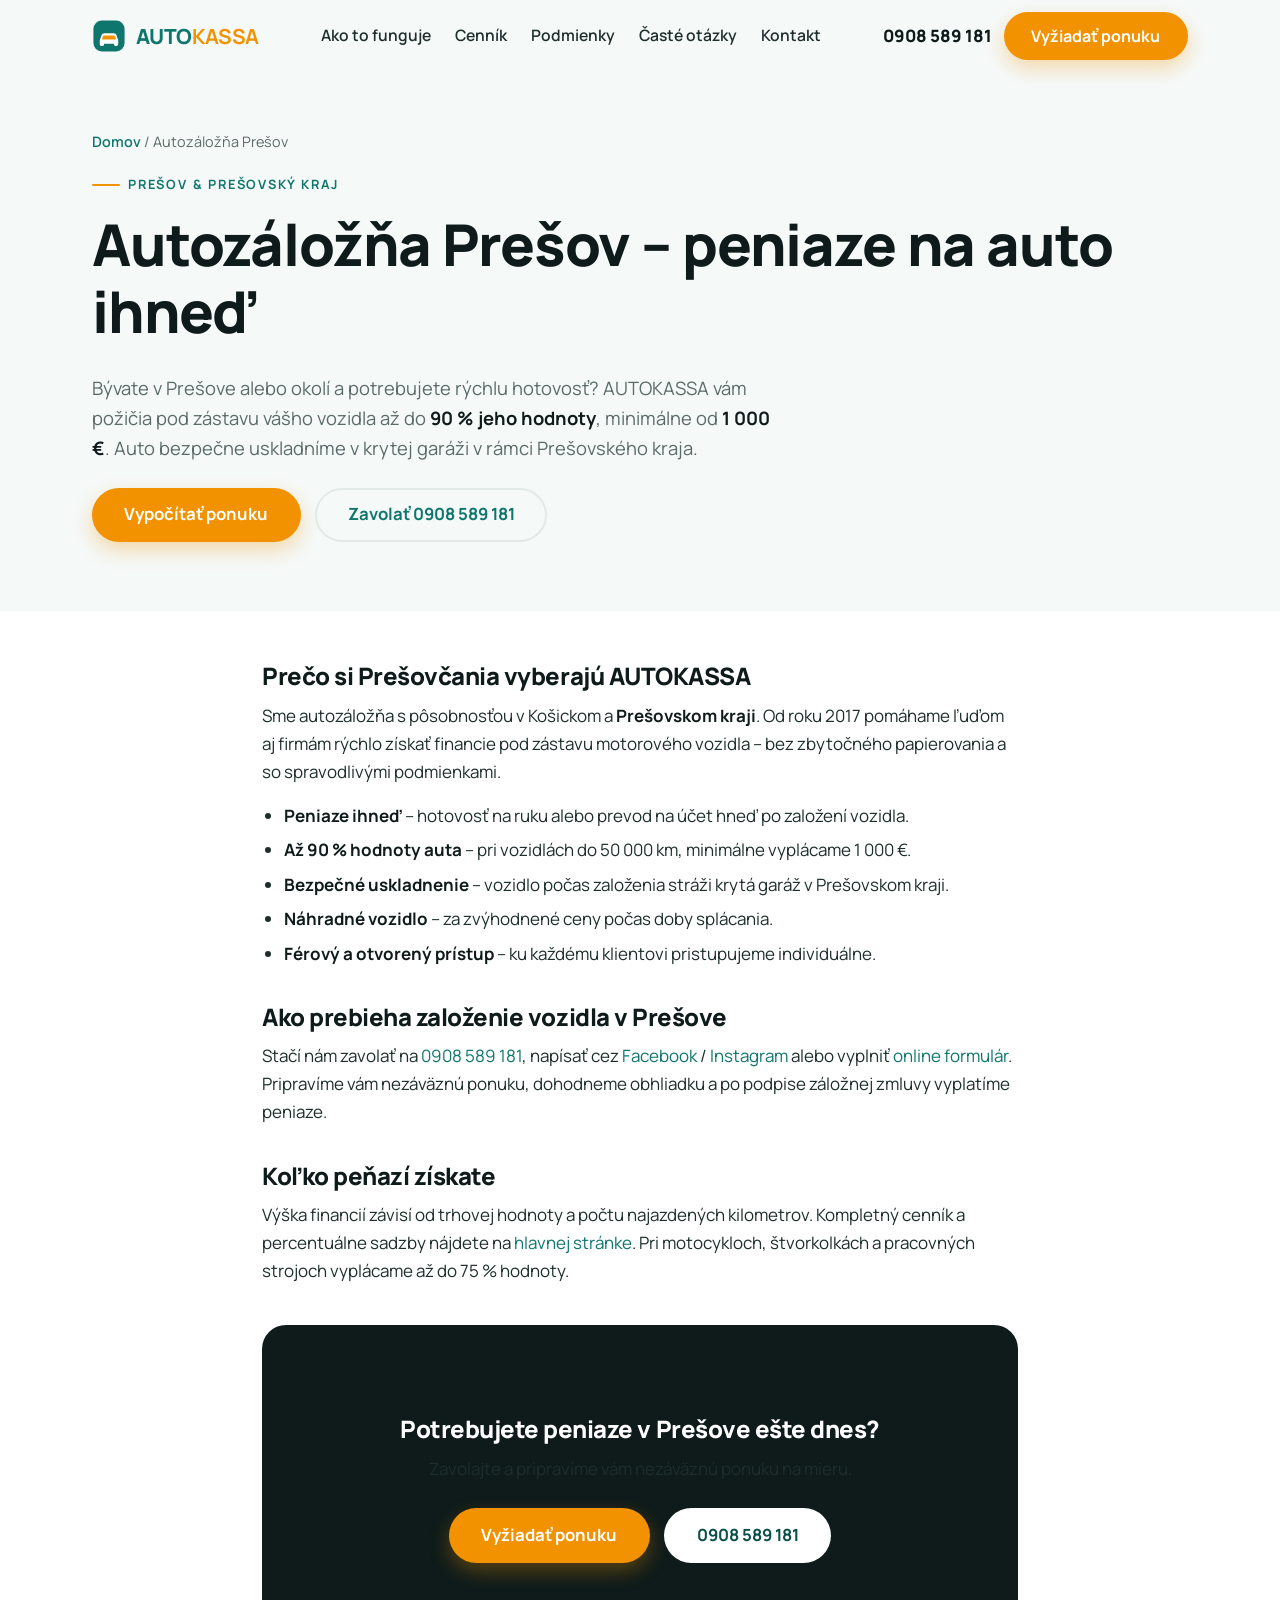
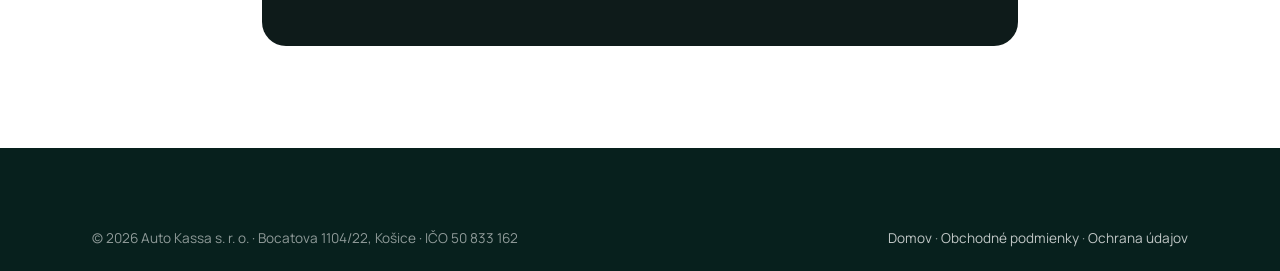
<file: autozalozna-presov.html>
<!DOCTYPE html>
<html lang="sk">
<head>
<meta charset="utf-8">
<meta name="viewport" content="width=device-width, initial-scale=1">

<title>Autozáložňa Prešov | Peniaze na auto ihneď – AUTOKASSA</title>
<meta name="description" content="Autozáložňa pre Prešov a Prešovský kraj. Peniaze pod zástavu vozidla až do 90 % hodnoty, od 1 000 €. Auto bezpečne uskladníme, peniaze na ruku ihneď. ☎ 0908 589 181.">
<link rel="canonical" href="https://www.autokassa.sk/autozalozna-presov.html">
<meta name="robots" content="index, follow, max-image-preview:large">
<meta name="keywords" content="autozáložňa Prešov, záložňa áut Prešov, pôžička na auto Prešov, peniaze na auto Prešovský kraj, výkup áut Prešov">
<meta name="theme-color" content="#0F766E">
<meta name="geo.region" content="SK-PV">
<meta name="geo.placename" content="Prešov">
<meta name="geo.position" content="49.0014;21.2393">
<meta name="ICBM" content="49.0014, 21.2393">

<meta property="og:type" content="website">
<meta property="og:site_name" content="AUTOKASSA – Autozáložňa">
<meta property="og:locale" content="sk_SK">
<meta property="og:title" content="Autozáložňa Prešov | Peniaze na auto ihneď – AUTOKASSA">
<meta property="og:description" content="Peniaze pod zástavu vozidla až do 90 % hodnoty, od 1 000 €. Pre Prešov a celý Prešovský kraj.">
<meta property="og:url" content="https://www.autokassa.sk/autozalozna-presov.html">
<meta property="og:image" content="https://www.autokassa.sk/assets/img/og-image.png">

<link rel="icon" href="assets/img/favicon.svg" type="image/svg+xml">
<link rel="preconnect" href="https://fonts.googleapis.com">
<link rel="preconnect" href="https://fonts.gstatic.com" crossorigin>
<link rel="stylesheet" href="https://fonts.googleapis.com/css2?family=Manrope:wght@500;600;700;800&display=swap" media="print" onload="this.media='all'">
<noscript><link rel="stylesheet" href="https://fonts.googleapis.com/css2?family=Manrope:wght@500;600;700;800&display=swap"></noscript>
<link rel="stylesheet" href="assets/css/styles.css">

<script type="application/ld+json">
{
  "@context": "https://schema.org",
  "@type": "FinancialService",
  "name": "AUTOKASSA – Autozáložňa pre Prešovský kraj",
  "description": "Autozáložňa poskytujúca peniaze pod zástavu vozidla pre Prešov a Prešovský kraj, až do 90 % hodnoty vozidla od 1 000 €.",
  "url": "https://www.autokassa.sk/autozalozna-presov.html",
  "telephone": "+421908589181",
  "email": "autokassasro@gmail.com",
  "parentOrganization": { "@type": "Organization", "name": "Auto Kassa s. r. o.", "taxID": "50833162" },
  "areaServed": { "@type": "AdministrativeArea", "name": "Prešovský kraj" },
  "address": { "@type": "PostalAddress", "streetAddress": "Bocatova 1104/22", "postalCode": "040 01", "addressLocality": "Košice", "addressCountry": "SK" }
}
</script>
<script type="application/ld+json">
{
  "@context": "https://schema.org",
  "@type": "BreadcrumbList",
  "itemListElement": [
    { "@type": "ListItem", "position": 1, "name": "Domov", "item": "https://www.autokassa.sk/" },
    { "@type": "ListItem", "position": 2, "name": "Autozáložňa Prešov", "item": "https://www.autokassa.sk/autozalozna-presov.html" }
  ]
}
</script>
</head>

<body>
<a class="skip-link" href="#main">Preskočiť na obsah</a>
<header class="site-header scrolled" id="header">
  <div class="container nav">
    <a class="brand" href="index.html" aria-label="AUTOKASSA – domov">
      <svg class="logo-mark" viewBox="0 0 48 48" aria-hidden="true" fill="none">
        <rect x="2" y="2" width="44" height="44" rx="12" fill="#0F766E"/>
        <path d="M11 30l2.4-7.2A4 4 0 0 1 17.2 20h13.6a4 4 0 0 1 3.8 2.8L37 30v6a2 2 0 0 1-2 2h-2a2 2 0 0 1-2-2v-1H17v1a2 2 0 0 1-2 2h-2a2 2 0 0 1-2-2v-6Z" fill="#fff"/>
        <path d="M14 29h20l-1.6-4.8a1.5 1.5 0 0 0-1.4-1H17a1.5 1.5 0 0 0-1.4 1L14 29Z" fill="#F39200"/>
      </svg>
      <span>AUTO<b>KASSA</b></span>
    </a>
    <nav class="nav-links" id="navLinks" aria-label="Hlavná navigácia">
      <a href="index.html#ako-to-funguje">Ako to funguje</a>
      <a href="index.html#cennik">Cenník</a>
      <a href="index.html#podmienky">Podmienky</a>
      <a href="index.html#faq">Časté otázky</a>
      <a href="index.html#kontakt">Kontakt</a>
    </nav>
    <div class="nav-cta">
      <a class="nav-phone" href="tel:+421908589181">0908 589 181</a>
      <a class="btn btn-primary" href="index.html#kalkulacka">Vyžiadať ponuku</a>
      <button class="nav-toggle" id="navToggle" aria-label="Otvoriť menu" aria-expanded="false" aria-controls="navLinks"><span></span></button>
    </div>
  </div>
</header>

<main id="main">
  <section class="page-hero">
    <div class="container">
      <div class="crumbs"><a href="index.html">Domov</a> / Autozáložňa Prešov</div>
      <span class="eyebrow">Prešov &amp; Prešovský kraj</span>
      <h1>Autozáložňa Prešov – peniaze na auto ihneď</h1>
      <p class="lead" style="max-width:680px">Bývate v Prešove alebo okolí a potrebujete rýchlu hotovosť? AUTOKASSA vám požičia pod zástavu vášho vozidla až do <strong>90 % jeho hodnoty</strong>, minimálne od <strong>1 000 €</strong>. Auto bezpečne uskladníme v krytej garáži v rámci Prešovského kraja.</p>
      <div class="hero-actions" style="margin-top:1.5rem">
        <a class="btn btn-primary btn-lg" href="index.html#kalkulacka">Vypočítať ponuku</a>
        <a class="btn btn-ghost btn-lg" href="tel:+421908589181">Zavolať 0908 589 181</a>
      </div>
    </div>
  </section>

  <section class="container prose">
    <h2>Prečo si Prešovčania vyberajú AUTOKASSA</h2>
    <p>Sme autozáložňa s pôsobnosťou v Košickom a <strong>Prešovskom kraji</strong>. Od roku 2017 pomáhame ľuďom aj firmám rýchlo získať financie pod zástavu motorového vozidla – bez zbytočného papierovania a so spravodlivými podmienkami.</p>
    <ul>
      <li><strong>Peniaze ihneď</strong> – hotovosť na ruku alebo prevod na účet hneď po založení vozidla.</li>
      <li><strong>Až 90 % hodnoty auta</strong> – pri vozidlách do 50 000 km, minimálne vyplácame 1 000 €.</li>
      <li><strong>Bezpečné uskladnenie</strong> – vozidlo počas založenia stráži krytá garáž v Prešovskom kraji.</li>
      <li><strong>Náhradné vozidlo</strong> – za zvýhodnené ceny počas doby splácania.</li>
      <li><strong>Férový a otvorený prístup</strong> – ku každému klientovi pristupujeme individuálne.</li>
    </ul>

    <h2>Ako prebieha založenie vozidla v Prešove</h2>
    <p>Stačí nám zavolať na <a href="tel:+421908589181">0908 589 181</a>, napísať cez <a href="https://www.facebook.com/autokassa" target="_blank" rel="noopener">Facebook</a> / <a href="https://www.instagram.com/autokassa" target="_blank" rel="noopener">Instagram</a> alebo vyplniť <a href="index.html#kalkulacka">online formulár</a>. Pripravíme vám nezáväznú ponuku, dohodneme obhliadku a po podpise záložnej zmluvy vyplatíme peniaze.</p>

    <h2>Koľko peňazí získate</h2>
    <p>Výška financií závisí od trhovej hodnoty a počtu najazdených kilometrov. Kompletný cenník a percentuálne sadzby nájdete na <a href="index.html#cennik">hlavnej stránke</a>. Pri motocykloch, štvorkolkách a pracovných strojoch vyplácame až do 75 % hodnoty.</p>

    <div class="cta-band" style="margin-top:2.5rem">
      <h2>Potrebujete peniaze v Prešove ešte dnes?</h2>
      <p>Zavolajte a pripravíme vám nezáväznú ponuku na mieru.</p>
      <div class="hero-actions"><a class="btn btn-primary btn-lg" href="index.html#kalkulacka">Vyžiadať ponuku</a><a class="btn btn-light btn-lg" href="tel:+421908589181">0908 589 181</a></div>
    </div>
  </section>
</main>

<footer class="site-footer">
  <div class="container">
    <div class="footer-bottom" style="border-top:none">
      <span>© <span id="year">2026</span> Auto Kassa s. r. o. · Bocatova 1104/22, Košice · IČO 50 833 162</span>
      <span><a href="index.html">Domov</a> · <a href="obchodne-podmienky.html">Obchodné podmienky</a> · <a href="ochrana-osobnych-udajov.html">Ochrana údajov</a></span>
    </div>
  </div>
</footer>
<script src="assets/js/main.js" defer></script>
</body>
</html>
</file>
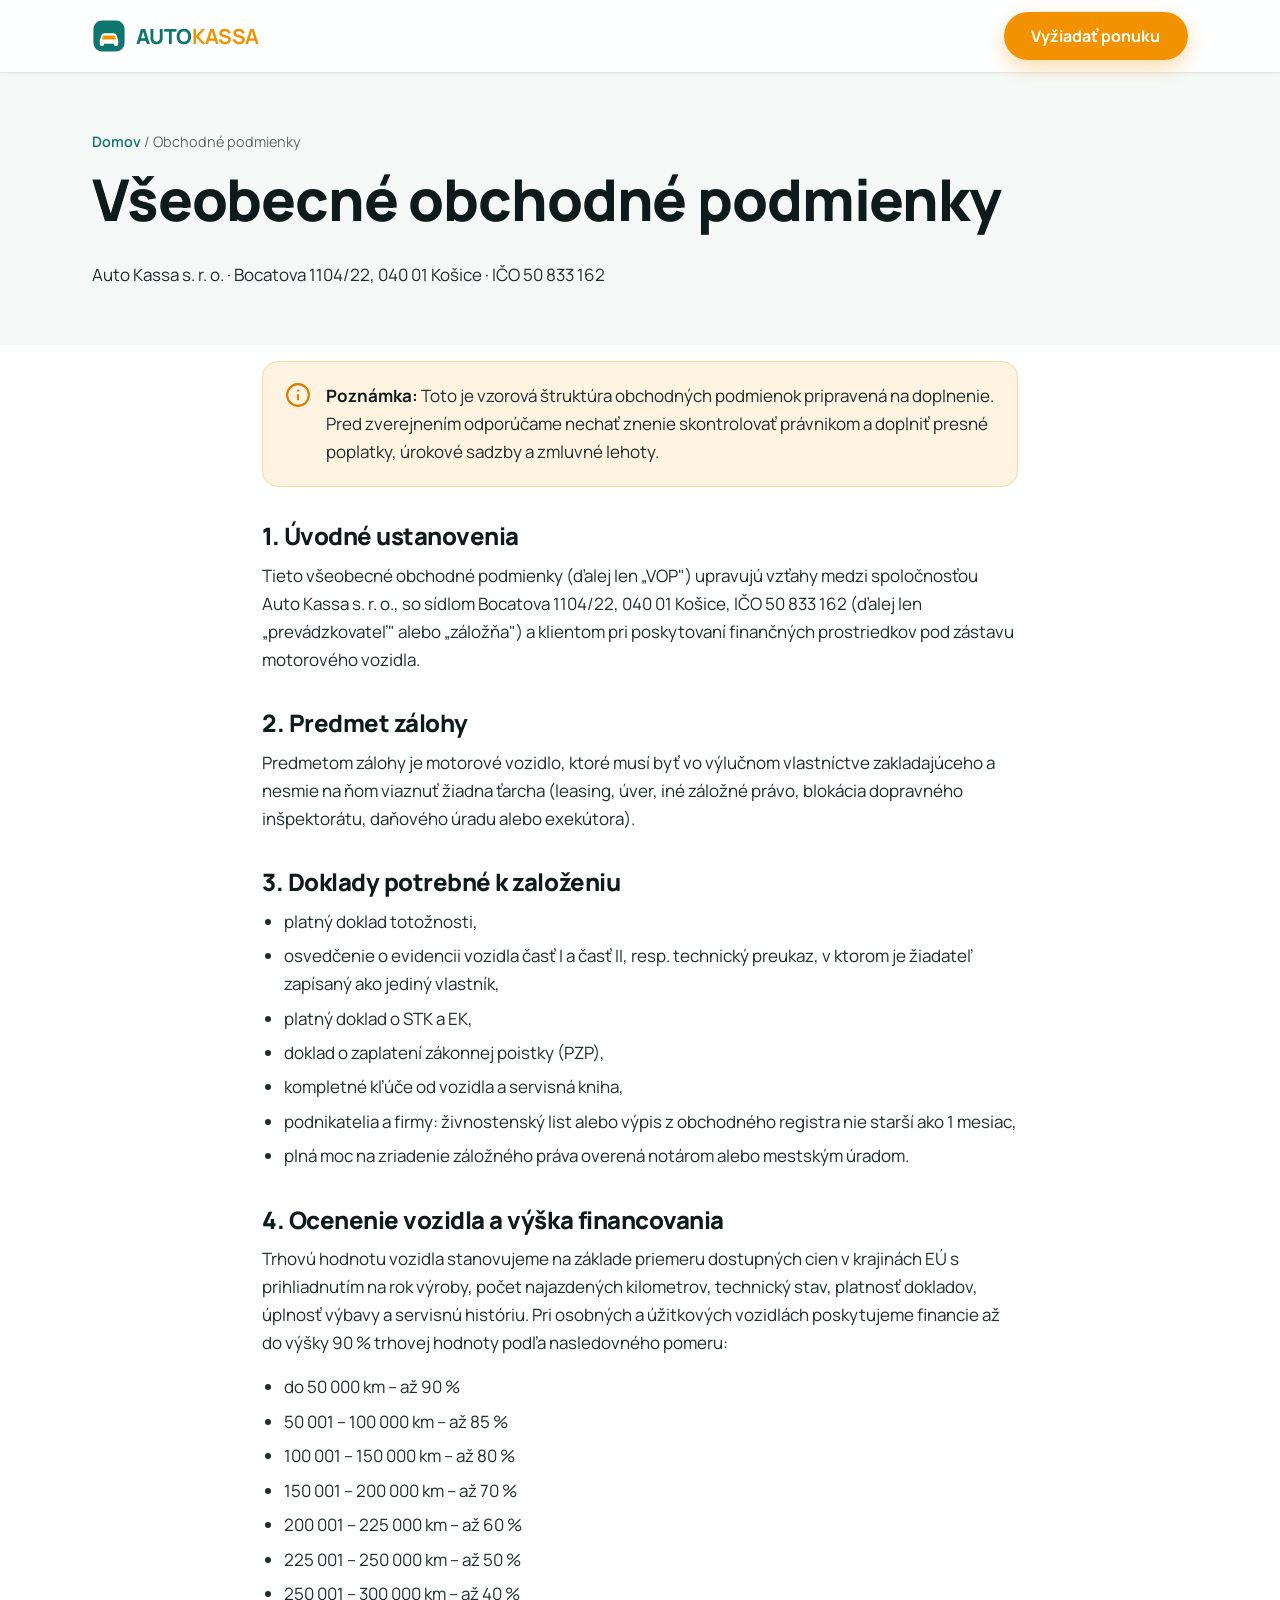
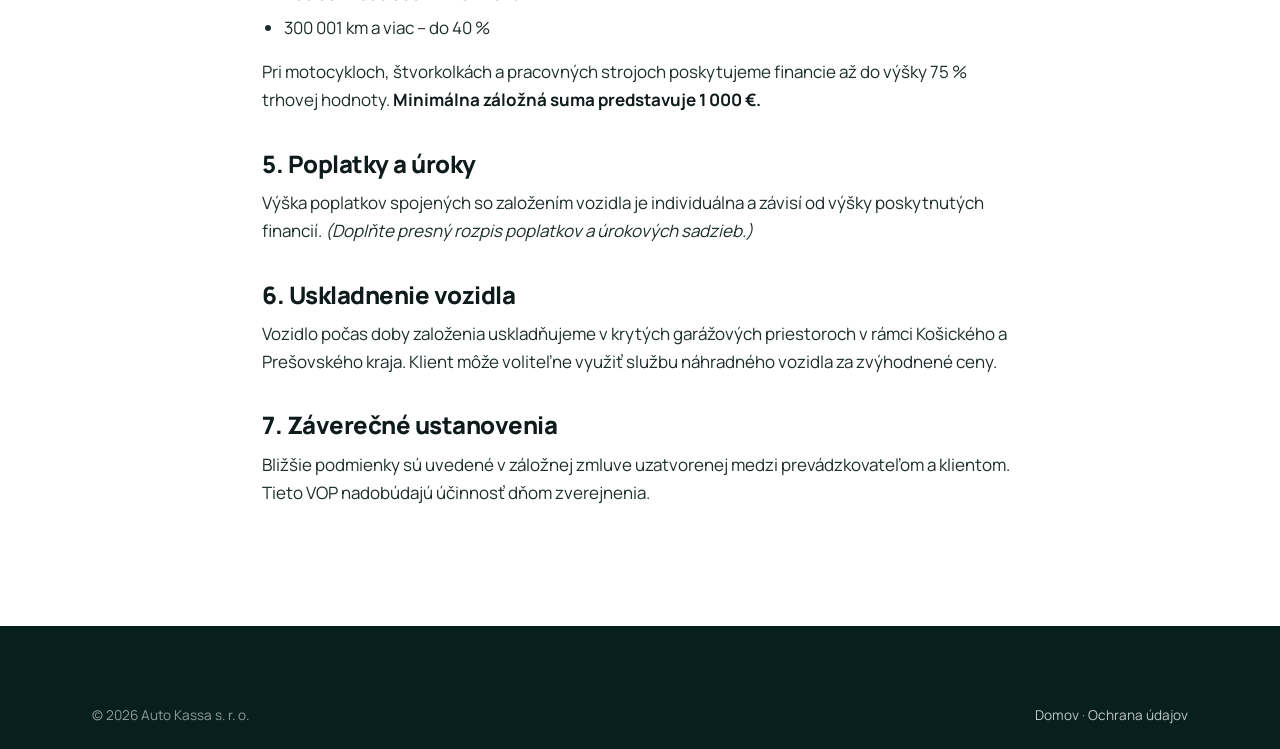
<file: obchodne-podmienky.html>
<!DOCTYPE html>
<html lang="sk">
<head>
<meta charset="utf-8">
<meta name="viewport" content="width=device-width, initial-scale=1">
<title>Všeobecné obchodné podmienky | AUTOKASSA</title>
<meta name="description" content="Všeobecné obchodné podmienky autozáložne Auto Kassa s. r. o. – podmienky založenia vozidla, ocenenie, poplatky a uskladnenie.">
<link rel="canonical" href="https://www.autokassa.sk/obchodne-podmienky.html">
<meta name="robots" content="index, follow">
<meta name="theme-color" content="#0F766E">
<link rel="icon" href="assets/img/favicon.svg" type="image/svg+xml">
<link rel="stylesheet" href="https://fonts.googleapis.com/css2?family=Manrope:wght@500;600;700;800&display=swap" media="print" onload="this.media='all'">
<noscript><link rel="stylesheet" href="https://fonts.googleapis.com/css2?family=Manrope:wght@500;600;700;800&display=swap"></noscript>
<link rel="stylesheet" href="assets/css/styles.css">
</head>
<body>
<header class="site-header scrolled">
  <div class="container nav">
    <a class="brand" href="index.html"><svg class="logo-mark" viewBox="0 0 48 48" fill="none"><rect x="2" y="2" width="44" height="44" rx="12" fill="#0F766E"/><path d="M11 30l2.4-7.2A4 4 0 0 1 17.2 20h13.6a4 4 0 0 1 3.8 2.8L37 30v6a2 2 0 0 1-2 2h-2a2 2 0 0 1-2-2v-1H17v1a2 2 0 0 1-2 2h-2a2 2 0 0 1-2-2v-6Z" fill="#fff"/><path d="M14 29h20l-1.6-4.8a1.5 1.5 0 0 0-1.4-1H17a1.5 1.5 0 0 0-1.4 1L14 29Z" fill="#F39200"/></svg><span>AUTO<b>KASSA</b></span></a>
    <a class="btn btn-primary" href="index.html#kalkulacka">Vyžiadať ponuku</a>
  </div>
</header>
<main id="main">
  <section class="page-hero">
    <div class="container">
      <div class="crumbs"><a href="index.html">Domov</a> / Obchodné podmienky</div>
      <h1>Všeobecné obchodné podmienky</h1>
      <p class="updated">Auto Kassa s. r. o. · Bocatova 1104/22, 040 01 Košice · IČO 50 833 162</p>
    </div>
  </section>

  <article class="container prose">
    <div class="price-note" style="margin-top:0">
      <svg viewBox="0 0 24 24" fill="none" stroke="currentColor" stroke-width="2" stroke-linecap="round" stroke-linejoin="round"><circle cx="12" cy="12" r="10"/><line x1="12" y1="16" x2="12" y2="12"/><line x1="12" y1="8" x2="12.01" y2="8"/></svg>
      <div><b>Poznámka:</b> Toto je vzorová štruktúra obchodných podmienok pripravená na doplnenie. Pred zverejnením odporúčame nechať znenie skontrolovať právnikom a doplniť presné poplatky, úrokové sadzby a zmluvné lehoty.</div>
    </div>

    <h2>1. Úvodné ustanovenia</h2>
    <p>Tieto všeobecné obchodné podmienky (ďalej len „VOP") upravujú vzťahy medzi spoločnosťou Auto Kassa s. r. o., so sídlom Bocatova 1104/22, 040 01 Košice, IČO 50 833 162 (ďalej len „prevádzkovateľ" alebo „záložňa") a klientom pri poskytovaní finančných prostriedkov pod zástavu motorového vozidla.</p>

    <h2>2. Predmet zálohy</h2>
    <p>Predmetom zálohy je motorové vozidlo, ktoré musí byť vo výlučnom vlastníctve zakladajúceho a nesmie na ňom viaznuť žiadna ťarcha (leasing, úver, iné záložné právo, blokácia dopravného inšpektorátu, daňového úradu alebo exekútora).</p>

    <h2>3. Doklady potrebné k založeniu</h2>
    <ul>
      <li>platný doklad totožnosti,</li>
      <li>osvedčenie o evidencii vozidla časť I a časť II, resp. technický preukaz, v ktorom je žiadateľ zapísaný ako jediný vlastník,</li>
      <li>platný doklad o STK a EK,</li>
      <li>doklad o zaplatení zákonnej poistky (PZP),</li>
      <li>kompletné kľúče od vozidla a servisná kniha,</li>
      <li>podnikatelia a firmy: živnostenský list alebo výpis z obchodného registra nie starší ako 1 mesiac,</li>
      <li>plná moc na zriadenie záložného práva overená notárom alebo mestským úradom.</li>
    </ul>

    <h2>4. Ocenenie vozidla a výška financovania</h2>
    <p>Trhovú hodnotu vozidla stanovujeme na základe priemeru dostupných cien v krajinách EÚ s prihliadnutím na rok výroby, počet najazdených kilometrov, technický stav, platnosť dokladov, úplnosť výbavy a servisnú históriu. Pri osobných a úžitkových vozidlách poskytujeme financie až do výšky 90 % trhovej hodnoty podľa nasledovného pomeru:</p>
    <ul>
      <li>do 50 000 km – až 90 %</li>
      <li>50 001 – 100 000 km – až 85 %</li>
      <li>100 001 – 150 000 km – až 80 %</li>
      <li>150 001 – 200 000 km – až 70 %</li>
      <li>200 001 – 225 000 km – až 60 %</li>
      <li>225 001 – 250 000 km – až 50 %</li>
      <li>250 001 – 300 000 km – až 40 %</li>
      <li>300 001 km a viac – do 40 %</li>
    </ul>
    <p>Pri motocykloch, štvorkolkách a pracovných strojoch poskytujeme financie až do výšky 75 % trhovej hodnoty. <strong>Minimálna záložná suma predstavuje 1 000 €.</strong></p>

    <h2>5. Poplatky a úroky</h2>
    <p>Výška poplatkov spojených so založením vozidla je individuálna a závisí od výšky poskytnutých financií. <em>(Doplňte presný rozpis poplatkov a úrokových sadzieb.)</em></p>

    <h2>6. Uskladnenie vozidla</h2>
    <p>Vozidlo počas doby založenia uskladňujeme v krytých garážových priestoroch v rámci Košického a Prešovského kraja. Klient môže voliteľne využiť službu náhradného vozidla za zvýhodnené ceny.</p>

    <h2>7. Záverečné ustanovenia</h2>
    <p>Bližšie podmienky sú uvedené v záložnej zmluve uzatvorenej medzi prevádzkovateľom a klientom. Tieto VOP nadobúdajú účinnosť dňom zverejnenia.</p>
  </article>
</main>
<footer class="site-footer">
  <div class="container"><div class="footer-bottom" style="border-top:none">
    <span>© <span id="year">2026</span> Auto Kassa s. r. o.</span>
    <span><a href="index.html">Domov</a> · <a href="ochrana-osobnych-udajov.html">Ochrana údajov</a></span>
  </div></div>
</footer>
<script src="assets/js/main.js" defer></script>
</body>
</html>
</file>
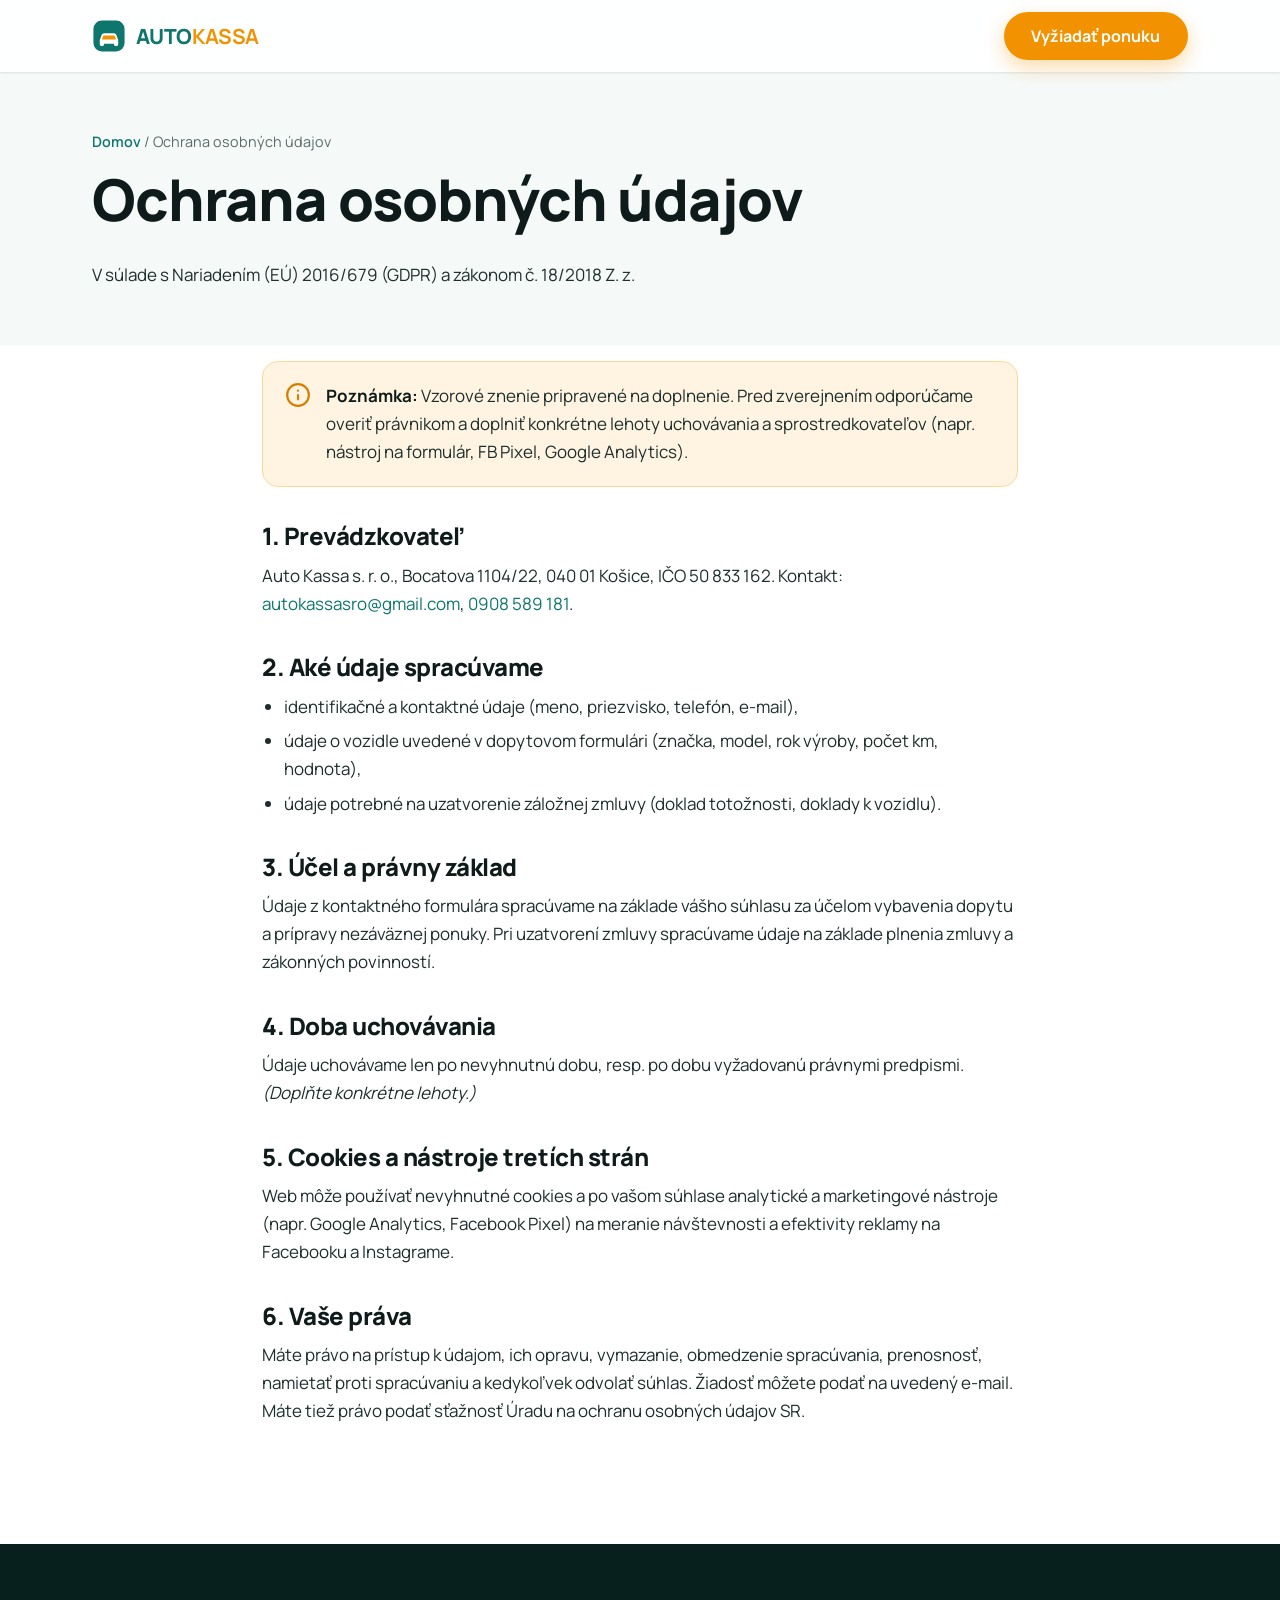
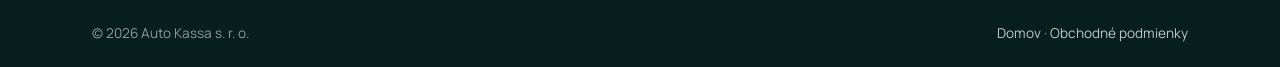
<file: ochrana-osobnych-udajov.html>
<!DOCTYPE html>
<html lang="sk">
<head>
<meta charset="utf-8">
<meta name="viewport" content="width=device-width, initial-scale=1">
<title>Ochrana osobných údajov (GDPR) | AUTOKASSA</title>
<meta name="description" content="Zásady spracovania a ochrany osobných údajov spoločnosti Auto Kassa s. r. o. v súlade s nariadením GDPR.">
<link rel="canonical" href="https://www.autokassa.sk/ochrana-osobnych-udajov.html">
<meta name="robots" content="index, follow">
<meta name="theme-color" content="#0F766E">
<link rel="icon" href="assets/img/favicon.svg" type="image/svg+xml">
<link rel="stylesheet" href="https://fonts.googleapis.com/css2?family=Manrope:wght@500;600;700;800&display=swap" media="print" onload="this.media='all'">
<noscript><link rel="stylesheet" href="https://fonts.googleapis.com/css2?family=Manrope:wght@500;600;700;800&display=swap"></noscript>
<link rel="stylesheet" href="assets/css/styles.css">
</head>
<body>
<header class="site-header scrolled">
  <div class="container nav">
    <a class="brand" href="index.html"><svg class="logo-mark" viewBox="0 0 48 48" fill="none"><rect x="2" y="2" width="44" height="44" rx="12" fill="#0F766E"/><path d="M11 30l2.4-7.2A4 4 0 0 1 17.2 20h13.6a4 4 0 0 1 3.8 2.8L37 30v6a2 2 0 0 1-2 2h-2a2 2 0 0 1-2-2v-1H17v1a2 2 0 0 1-2 2h-2a2 2 0 0 1-2-2v-6Z" fill="#fff"/><path d="M14 29h20l-1.6-4.8a1.5 1.5 0 0 0-1.4-1H17a1.5 1.5 0 0 0-1.4 1L14 29Z" fill="#F39200"/></svg><span>AUTO<b>KASSA</b></span></a>
    <a class="btn btn-primary" href="index.html#kalkulacka">Vyžiadať ponuku</a>
  </div>
</header>
<main id="main">
  <section class="page-hero">
    <div class="container">
      <div class="crumbs"><a href="index.html">Domov</a> / Ochrana osobných údajov</div>
      <h1>Ochrana osobných údajov</h1>
      <p class="updated">V súlade s Nariadením (EÚ) 2016/679 (GDPR) a zákonom č. 18/2018 Z. z.</p>
    </div>
  </section>

  <article class="container prose">
    <div class="price-note" style="margin-top:0">
      <svg viewBox="0 0 24 24" fill="none" stroke="currentColor" stroke-width="2" stroke-linecap="round" stroke-linejoin="round"><circle cx="12" cy="12" r="10"/><line x1="12" y1="16" x2="12" y2="12"/><line x1="12" y1="8" x2="12.01" y2="8"/></svg>
      <div><b>Poznámka:</b> Vzorové znenie pripravené na doplnenie. Pred zverejnením odporúčame overiť právnikom a doplniť konkrétne lehoty uchovávania a sprostredkovateľov (napr. nástroj na formulár, FB Pixel, Google Analytics).</div>
    </div>

    <h2>1. Prevádzkovateľ</h2>
    <p>Auto Kassa s. r. o., Bocatova 1104/22, 040 01 Košice, IČO 50 833 162. Kontakt: <a href="mailto:autokassasro@gmail.com">autokassasro@gmail.com</a>, <a href="tel:+421908589181">0908 589 181</a>.</p>

    <h2>2. Aké údaje spracúvame</h2>
    <ul>
      <li>identifikačné a kontaktné údaje (meno, priezvisko, telefón, e-mail),</li>
      <li>údaje o vozidle uvedené v dopytovom formulári (značka, model, rok výroby, počet km, hodnota),</li>
      <li>údaje potrebné na uzatvorenie záložnej zmluvy (doklad totožnosti, doklady k vozidlu).</li>
    </ul>

    <h2>3. Účel a právny základ</h2>
    <p>Údaje z kontaktného formulára spracúvame na základe vášho súhlasu za účelom vybavenia dopytu a prípravy nezáväznej ponuky. Pri uzatvorení zmluvy spracúvame údaje na základe plnenia zmluvy a zákonných povinností.</p>

    <h2>4. Doba uchovávania</h2>
    <p>Údaje uchovávame len po nevyhnutnú dobu, resp. po dobu vyžadovanú právnymi predpismi. <em>(Doplňte konkrétne lehoty.)</em></p>

    <h2>5. Cookies a nástroje tretích strán</h2>
    <p>Web môže používať nevyhnutné cookies a po vašom súhlase analytické a marketingové nástroje (napr. Google Analytics, Facebook Pixel) na meranie návštevnosti a efektivity reklamy na Facebooku a Instagrame.</p>

    <h2>6. Vaše práva</h2>
    <p>Máte právo na prístup k údajom, ich opravu, vymazanie, obmedzenie spracúvania, prenosnosť, namietať proti spracúvaniu a kedykoľvek odvolať súhlas. Žiadosť môžete podať na uvedený e-mail. Máte tiež právo podať sťažnosť Úradu na ochranu osobných údajov SR.</p>
  </article>
</main>
<footer class="site-footer">
  <div class="container"><div class="footer-bottom" style="border-top:none">
    <span>© <span id="year">2026</span> Auto Kassa s. r. o.</span>
    <span><a href="index.html">Domov</a> · <a href="obchodne-podmienky.html">Obchodné podmienky</a></span>
  </div></div>
</footer>
<script src="assets/js/main.js" defer></script>
</body>
</html>
</file>
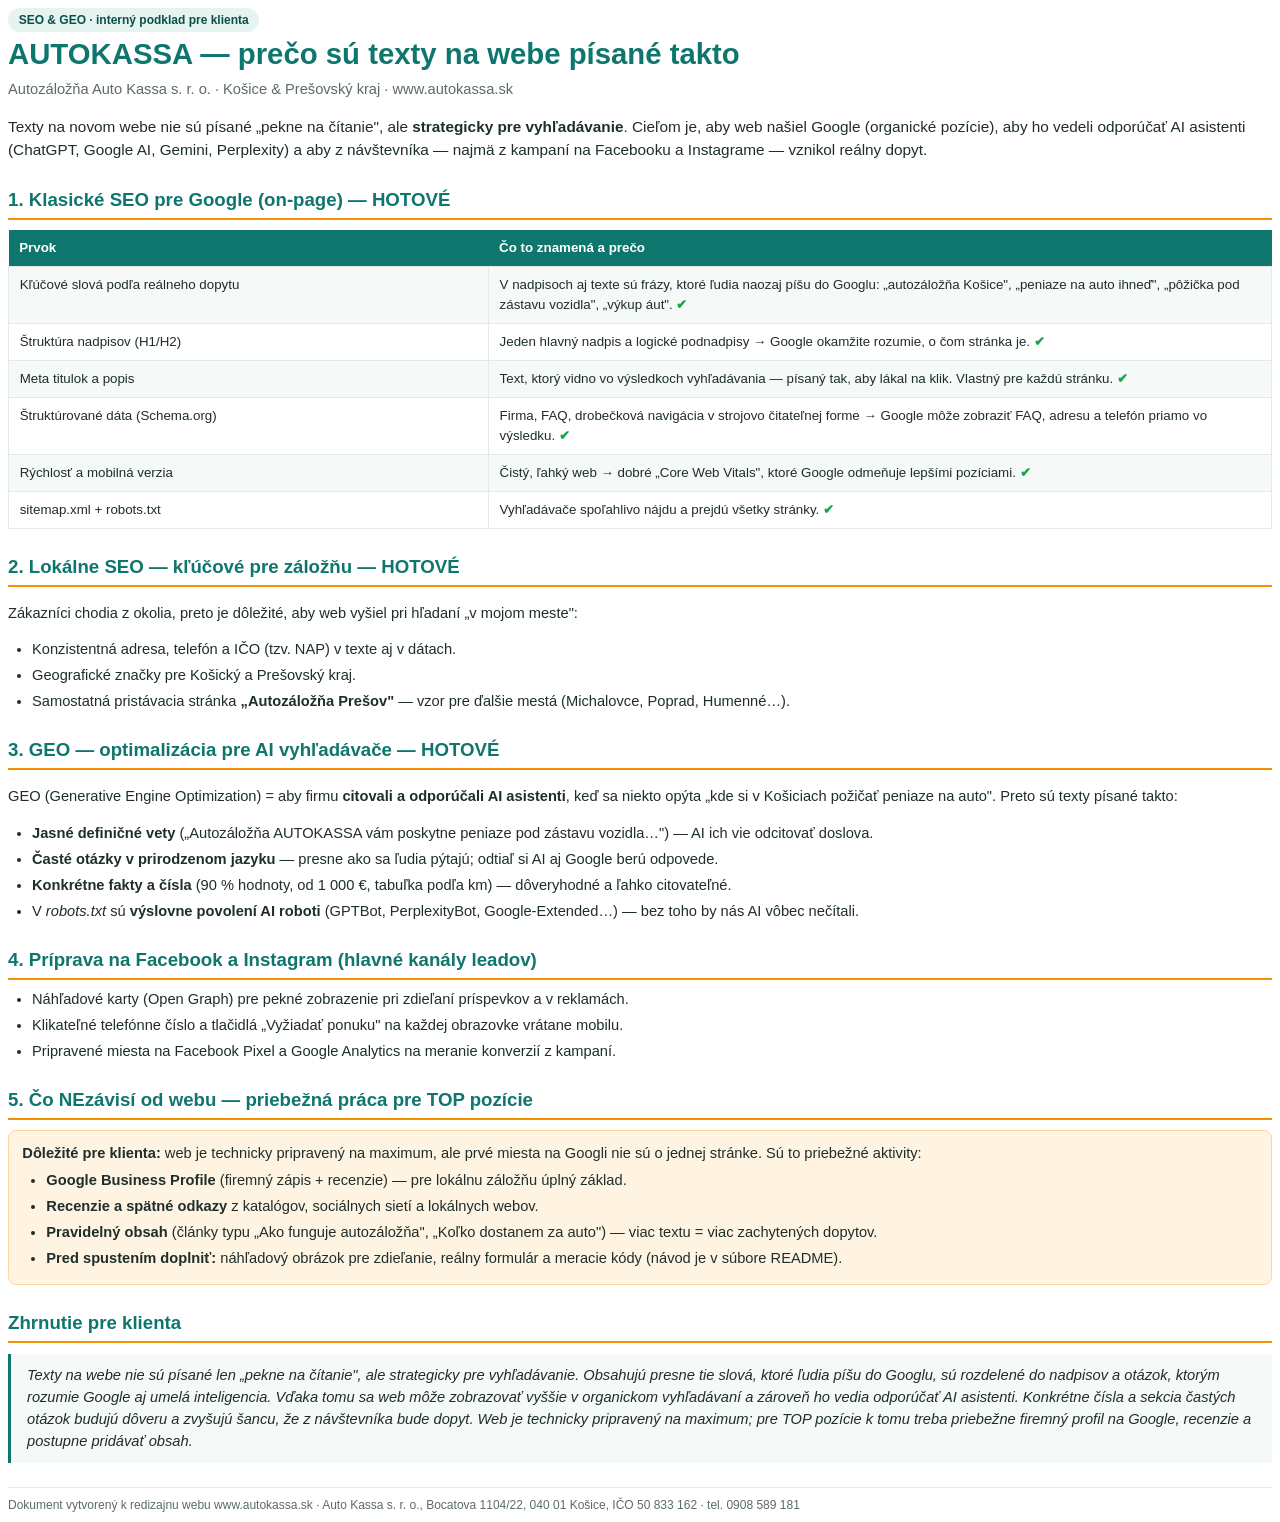
<file: docs/seo-geo-audit.html>
<!DOCTYPE html>
<html lang="sk">
<head>
<meta charset="utf-8">
<title>AUTOKASSA – SEO &amp; GEO optimalizácia</title>
<style>
  @page { margin: 1.8cm; }
  body { font-family: "Liberation Sans", Arial, sans-serif; color: #1E2E2C; font-size: 11pt; line-height: 1.5; }
  h1 { color: #0F766E; font-size: 22pt; margin: 0 0 2pt; }
  h2 { color: #0F766E; font-size: 14pt; margin: 18pt 0 6pt; border-bottom: 2px solid #F39200; padding-bottom: 3pt; }
  h3 { color: #0B4F49; font-size: 12pt; margin: 12pt 0 4pt; }
  .sub { color: #5B6B69; font-size: 11pt; margin: 0 0 4pt; }
  .tag { display: inline-block; background: #E6F4F1; color: #0B4F49; font-size: 9pt; font-weight: bold; padding: 2pt 8pt; border-radius: 10pt; }
  table { border-collapse: collapse; width: 100%; margin: 8pt 0; font-size: 10pt; }
  th { background: #0F766E; color: #fff; text-align: left; padding: 6pt 8pt; }
  td { border: 1px solid #E2EAE8; padding: 6pt 8pt; vertical-align: top; }
  tr:nth-child(even) td { background: #F5F9F8; }
  ul { margin: 4pt 0 8pt; padding-left: 18pt; }
  li { margin-bottom: 3pt; }
  .ok { color: #16A34A; font-weight: bold; }
  .box { background: #FFF4E2; border: 1px solid #FBD89A; padding: 8pt 10pt; margin: 8pt 0; border-radius: 6pt; }
  .quote { background: #F5F9F8; border-left: 3px solid #0F766E; padding: 8pt 12pt; font-style: italic; color: #1E2E2C; margin: 8pt 0; }
  .footer { margin-top: 18pt; border-top: 1px solid #E2EAE8; padding-top: 6pt; color: #5B6B69; font-size: 9pt; }
  .lede { font-size: 11.5pt; }
</style>
</head>
<body>

<span class="tag">SEO &amp; GEO · interný podklad pre klienta</span>
<h1>AUTOKASSA — prečo sú texty na webe písané takto</h1>
<p class="sub">Autozáložňa Auto Kassa s. r. o. · Košice &amp; Prešovský kraj · www.autokassa.sk</p>

<p class="lede">Texty na novom webe nie sú písané „pekne na čítanie", ale <strong>strategicky pre vyhľadávanie</strong>. Cieľom je, aby web našiel Google (organické pozície), aby ho vedeli odporúčať AI asistenti (ChatGPT, Google AI, Gemini, Perplexity) a aby z návštevníka — najmä z kampaní na Facebooku a Instagrame — vznikol reálny dopyt.</p>

<h2>1. Klasické SEO pre Google (on-page) — HOTOVÉ</h2>
<table>
  <tr><th style="width:38%">Prvok</th><th>Čo to znamená a prečo</th></tr>
  <tr><td>Kľúčové slová podľa reálneho dopytu</td><td>V nadpisoch aj texte sú frázy, ktoré ľudia naozaj píšu do Googlu: „autozáložňa Košice", „peniaze na auto ihneď", „pôžička pod zástavu vozidla", „výkup áut". <span class="ok">✔</span></td></tr>
  <tr><td>Štruktúra nadpisov (H1/H2)</td><td>Jeden hlavný nadpis a logické podnadpisy → Google okamžite rozumie, o čom stránka je. <span class="ok">✔</span></td></tr>
  <tr><td>Meta titulok a popis</td><td>Text, ktorý vidno vo výsledkoch vyhľadávania — písaný tak, aby lákal na klik. Vlastný pre každú stránku. <span class="ok">✔</span></td></tr>
  <tr><td>Štruktúrované dáta (Schema.org)</td><td>Firma, FAQ, drobečková navigácia v strojovo čitateľnej forme → Google môže zobraziť FAQ, adresu a telefón priamo vo výsledku. <span class="ok">✔</span></td></tr>
  <tr><td>Rýchlosť a mobilná verzia</td><td>Čistý, ľahký web → dobré „Core Web Vitals", ktoré Google odmeňuje lepšími pozíciami. <span class="ok">✔</span></td></tr>
  <tr><td>sitemap.xml + robots.txt</td><td>Vyhľadávače spoľahlivo nájdu a prejdú všetky stránky. <span class="ok">✔</span></td></tr>
</table>

<h2>2. Lokálne SEO — kľúčové pre záložňu — HOTOVÉ</h2>
<p>Zákazníci chodia z okolia, preto je dôležité, aby web vyšiel pri hľadaní „v mojom meste":</p>
<ul>
  <li>Konzistentná adresa, telefón a IČO (tzv. NAP) v texte aj v dátach.</li>
  <li>Geografické značky pre Košický a Prešovský kraj.</li>
  <li>Samostatná pristávacia stránka <strong>„Autozáložňa Prešov"</strong> — vzor pre ďalšie mestá (Michalovce, Poprad, Humenné…).</li>
</ul>

<h2>3. GEO — optimalizácia pre AI vyhľadávače — HOTOVÉ</h2>
<p>GEO (Generative Engine Optimization) = aby firmu <strong>citovali a odporúčali AI asistenti</strong>, keď sa niekto opýta „kde si v Košiciach požičať peniaze na auto". Preto sú texty písané takto:</p>
<ul>
  <li><strong>Jasné definičné vety</strong> („Autozáložňa AUTOKASSA vám poskytne peniaze pod zástavu vozidla…") — AI ich vie odcitovať doslova.</li>
  <li><strong>Časté otázky v prirodzenom jazyku</strong> — presne ako sa ľudia pýtajú; odtiaľ si AI aj Google berú odpovede.</li>
  <li><strong>Konkrétne fakty a čísla</strong> (90 % hodnoty, od 1 000 €, tabuľka podľa km) — dôveryhodné a ľahko citovateľné.</li>
  <li>V <em>robots.txt</em> sú <strong>výslovne povolení AI roboti</strong> (GPTBot, PerplexityBot, Google-Extended…) — bez toho by nás AI vôbec nečítali.</li>
</ul>

<h2>4. Príprava na Facebook a Instagram (hlavné kanály leadov)</h2>
<ul>
  <li>Náhľadové karty (Open Graph) pre pekné zobrazenie pri zdieľaní príspevkov a v reklamách.</li>
  <li>Klikateľné telefónne číslo a tlačidlá „Vyžiadať ponuku" na každej obrazovke vrátane mobilu.</li>
  <li>Pripravené miesta na Facebook Pixel a Google Analytics na meranie konverzií z kampaní.</li>
</ul>

<h2>5. Čo NEzávisí od webu — priebežná práca pre TOP pozície</h2>
<div class="box">
<p style="margin:0 0 4pt"><strong>Dôležité pre klienta:</strong> web je technicky pripravený na maximum, ale prvé miesta na Googli nie sú o jednej stránke. Sú to priebežné aktivity:</p>
<ul style="margin-bottom:0">
  <li><strong>Google Business Profile</strong> (firemný zápis + recenzie) — pre lokálnu záložňu úplný základ.</li>
  <li><strong>Recenzie a spätné odkazy</strong> z katalógov, sociálnych sietí a lokálnych webov.</li>
  <li><strong>Pravidelný obsah</strong> (články typu „Ako funguje autozáložňa", „Koľko dostanem za auto") — viac textu = viac zachytených dopytov.</li>
  <li><strong>Pred spustením doplniť:</strong> náhľadový obrázok pre zdieľanie, reálny formulár a meracie kódy (návod je v súbore README).</li>
</ul>
</div>

<h2>Zhrnutie pre klienta</h2>
<div class="quote">
Texty na webe nie sú písané len „pekne na čítanie", ale strategicky pre vyhľadávanie. Obsahujú presne tie slová, ktoré ľudia píšu do Googlu, sú rozdelené do nadpisov a otázok, ktorým rozumie Google aj umelá inteligencia. Vďaka tomu sa web môže zobrazovať vyššie v organickom vyhľadávaní a zároveň ho vedia odporúčať AI asistenti. Konkrétne čísla a sekcia častých otázok budujú dôveru a zvyšujú šancu, že z návštevníka bude dopyt. Web je technicky pripravený na maximum; pre TOP pozície k tomu treba priebežne firemný profil na Google, recenzie a postupne pridávať obsah.
</div>

<div class="footer">
Dokument vytvorený k redizajnu webu www.autokassa.sk · Auto Kassa s. r. o., Bocatova 1104/22, 040 01 Košice, IČO 50 833 162 · tel. 0908 589 181
</div>

</body>
</html>
</file>
<file: assets/css/styles.css>
/* ==========================================================================
   AUTOKASSA — Autozáložňa Košice
   Moderný, minimalistický, responzívny dizajn
   --------------------------------------------------------------------------
   Obsah:
   1. Design tokens (CSS premenné)
   2. Reset & základy
   3. Typografia & pomocné triedy
   4. Layout (container, sekcie)
   5. Tlačidlá & odznaky
   6. Header / navigácia
   7. Hero
   8. Trust bar
   9. Kroky "Ako to funguje"
   10. Benefity (karty)
   11. Cenník & tabuľka ocenenia
   12. Podmienky (checklist)
   13. Kalkulačka & formulár
   14. FAQ
   15. Kontakt & mapa
   16. Footer
   17. Plávajúce CTA (mobil)
   18. Animácie (scroll reveal)
   19. Responzívne úpravy
   ========================================================================== */

/* 1. DESIGN TOKENS ------------------------------------------------------- */
:root {
  /* Značkové farby (podľa loga: petrolejová + oranžová) */
  --brand:        #0F766E;
  --brand-dark:   #0B4F49;
  --brand-700:    #0C5E58;
  --brand-tint:   #E6F4F1;
  --brand-tint-2: #F1F8F6;

  --accent:       #F39200;
  --accent-dark:  #D97D00;
  --accent-tint:  #FFF4E2;

  --ink:          #0E1B1A;
  --text:         #1E2E2C;
  --muted:        #5B6B69;
  --line:         #E2EAE8;
  --bg:           #FFFFFF;
  --bg-soft:      #F5F9F8;
  --white:        #FFFFFF;

  --ok:           #16A34A;

  /* Typografia */
  --font-sans: "Manrope", -apple-system, BlinkMacSystemFont, "Segoe UI",
               Roboto, Helvetica, Arial, sans-serif;

  /* Rádiusy */
  --r-sm: 10px;
  --r:    16px;
  --r-lg: 24px;
  --r-pill: 999px;

  /* Tiene */
  --shadow-sm: 0 1px 2px rgba(14, 27, 26, .06), 0 1px 3px rgba(14, 27, 26, .05);
  --shadow:    0 8px 24px rgba(14, 27, 26, .08);
  --shadow-lg: 0 24px 60px rgba(14, 27, 26, .14);

  /* Rozostupy */
  --section-y: clamp(3.5rem, 8vw, 7rem);
  --container: 1160px;

  /* Prechody */
  --t: .25s cubic-bezier(.4, 0, .2, 1);
}

/* 2. RESET & ZÁKLADY ----------------------------------------------------- */
*, *::before, *::after { box-sizing: border-box; }

html {
  scroll-behavior: smooth;
  -webkit-text-size-adjust: 100%;
  scroll-padding-top: 88px; /* kompenzácia sticky headeru */
}

body {
  margin: 0;
  font-family: var(--font-sans);
  font-size: 1.0625rem;
  line-height: 1.65;
  color: var(--text);
  background: var(--bg);
  -webkit-font-smoothing: antialiased;
  text-rendering: optimizeLegibility;
  overflow-x: hidden;
}

img, svg, video { max-width: 100%; display: block; height: auto; }
a { color: var(--brand); text-decoration: none; transition: color var(--t); }
a:hover { color: var(--brand-dark); }
ul { margin: 0; padding: 0; list-style: none; }

:focus-visible {
  outline: 3px solid var(--accent);
  outline-offset: 2px;
  border-radius: 4px;
}

/* Skip link (prístupnosť) */
.skip-link {
  position: absolute;
  left: -9999px;
  top: 0;
  background: var(--ink);
  color: #fff;
  padding: .75rem 1.25rem;
  border-radius: 0 0 var(--r-sm) 0;
  z-index: 1000;
}
.skip-link:focus { left: 0; color: #fff; }

/* 3. TYPOGRAFIA ---------------------------------------------------------- */
h1, h2, h3, h4 {
  margin: 0 0 .5em;
  line-height: 1.15;
  color: var(--ink);
  font-weight: 800;
  letter-spacing: -.02em;
}
h1 { font-size: clamp(2.1rem, 5.4vw, 3.6rem); }
h2 { font-size: clamp(1.7rem, 3.6vw, 2.6rem); }
h3 { font-size: clamp(1.2rem, 2vw, 1.45rem); }
p  { margin: 0 0 1rem; }
strong { font-weight: 700; color: var(--ink); }

.eyebrow {
  display: inline-flex;
  align-items: center;
  gap: .5rem;
  font-size: .8rem;
  font-weight: 700;
  letter-spacing: .14em;
  text-transform: uppercase;
  color: var(--brand);
  margin-bottom: 1rem;
}
.eyebrow::before {
  content: "";
  width: 1.75rem;
  height: 2px;
  background: var(--accent);
  border-radius: 2px;
}

.lead { font-size: 1.15rem; color: var(--muted); }
.text-center { text-align: center; }
.muted { color: var(--muted); }

/* 4. LAYOUT -------------------------------------------------------------- */
.container {
  width: 100%;
  max-width: var(--container);
  margin-inline: auto;
  padding-inline: clamp(1.1rem, 4vw, 2rem);
}
section { padding-block: var(--section-y); }
.section-head { max-width: 640px; margin: 0 auto 3rem; text-align: center; }
.section-head.left { margin-inline: 0; text-align: left; }
.bg-soft { background: var(--bg-soft); }
.bg-brand { background: var(--brand); color: #fff; }

/* 5. TLAČIDLÁ & ODZNAKY -------------------------------------------------- */
.btn {
  display: inline-flex;
  align-items: center;
  justify-content: center;
  gap: .55rem;
  padding: .9rem 1.6rem;
  font: inherit;
  font-weight: 700;
  font-size: 1rem;
  border: 2px solid transparent;
  border-radius: var(--r-pill);
  cursor: pointer;
  transition: transform var(--t), box-shadow var(--t), background var(--t), color var(--t), border-color var(--t);
  white-space: nowrap;
  line-height: 1;
}
.btn svg { width: 1.15em; height: 1.15em; }
.btn:active { transform: translateY(1px); }

.btn-primary {
  background: var(--accent);
  color: #fff;
  box-shadow: 0 8px 20px rgba(243, 146, 0, .32);
}
.btn-primary:hover { background: var(--accent-dark); color: #fff; transform: translateY(-2px); box-shadow: 0 12px 26px rgba(243, 146, 0, .38); }

.btn-dark { background: var(--brand); color: #fff; }
.btn-dark:hover { background: var(--brand-dark); color: #fff; transform: translateY(-2px); }

.btn-ghost {
  background: transparent;
  color: var(--brand);
  border-color: var(--line);
}
.btn-ghost:hover { border-color: var(--brand); background: var(--brand-tint); color: var(--brand-dark); }

.btn-light { background: #fff; color: var(--brand-dark); }
.btn-light:hover { background: var(--brand-tint); color: var(--brand-dark); transform: translateY(-2px); }

.btn-block { width: 100%; }
.btn-lg { padding: 1.05rem 1.9rem; font-size: 1.05rem; }

.badge {
  display: inline-flex;
  align-items: center;
  gap: .4rem;
  padding: .4rem .85rem;
  background: var(--brand-tint);
  color: var(--brand-dark);
  border-radius: var(--r-pill);
  font-size: .85rem;
  font-weight: 700;
}

/* 6. HEADER -------------------------------------------------------------- */
.site-header {
  position: fixed;
  inset: 0 0 auto 0;
  z-index: 100;
  transition: background var(--t), box-shadow var(--t), backdrop-filter var(--t);
  background: transparent;
}
.site-header.scrolled {
  background: rgba(255, 255, 255, .9);
  backdrop-filter: saturate(180%) blur(12px);
  box-shadow: 0 1px 0 var(--line), var(--shadow-sm);
}
.nav {
  display: flex;
  align-items: center;
  justify-content: space-between;
  gap: 1rem;
  height: 72px;
}
.brand {
  display: inline-flex;
  align-items: center;
  gap: .6rem;
  font-weight: 800;
  font-size: 1.3rem;
  letter-spacing: -.02em;
  color: var(--brand);
}
.brand:hover { color: var(--brand); }
.brand .logo-mark { width: 34px; height: 34px; flex: none; }
.brand b { color: var(--accent); }

.nav-links {
  display: flex;
  align-items: center;
  gap: 1.5rem;
  margin: 0 auto;
}
.nav-links a {
  color: var(--text);
  font-weight: 600;
  font-size: .98rem;
  position: relative;
  white-space: nowrap;
}
.nav-links a::after {
  content: "";
  position: absolute;
  left: 0; bottom: -6px;
  width: 0; height: 2px;
  background: var(--accent);
  border-radius: 2px;
  transition: width var(--t);
}
.nav-links a:hover { color: var(--brand); }
.nav-links a:hover::after { width: 100%; }

.nav-cta { display: flex; align-items: center; gap: .75rem; }
.nav-phone {
  display: inline-flex;
  align-items: center;
  gap: .5rem;
  font-weight: 800;
  color: var(--ink);
  white-space: nowrap;
}
.nav-phone:hover { color: var(--brand); }

.nav-toggle {
  display: none;
  width: 46px; height: 46px;
  border: none;
  background: var(--brand-tint);
  border-radius: var(--r-sm);
  cursor: pointer;
  align-items: center;
  justify-content: center;
}
.nav-toggle span, .nav-toggle span::before, .nav-toggle span::after {
  content: "";
  display: block;
  width: 20px; height: 2px;
  background: var(--brand-dark);
  border-radius: 2px;
  transition: transform var(--t), opacity var(--t);
}
.nav-toggle span::before { transform: translateY(-6px); }
.nav-toggle span::after  { transform: translateY(4px); }
.nav-toggle span { position: relative; }
.nav-toggle span::before, .nav-toggle span::after { position: absolute; }
body.menu-open .nav-toggle span { background: transparent; }
body.menu-open .nav-toggle span::before { transform: rotate(45deg); }
body.menu-open .nav-toggle span::after  { transform: rotate(-45deg); }

/* 7. HERO ---------------------------------------------------------------- */
.hero {
  position: relative;
  padding-top: 130px;
  padding-bottom: var(--section-y);
  background:
    radial-gradient(1200px 500px at 80% -10%, rgba(15, 118, 110, .14), transparent 60%),
    radial-gradient(900px 400px at 0% 10%, rgba(243, 146, 0, .10), transparent 55%),
    var(--bg-soft);
  overflow: hidden;
}
.hero-grid {
  display: grid;
  grid-template-columns: 1.1fr .9fr;
  gap: clamp(2rem, 5vw, 4rem);
  align-items: center;
}
.hero h1 { margin-bottom: .35em; }
.hero h1 .hl { color: var(--brand); }
.hero-sub { font-size: 1.2rem; color: var(--muted); max-width: 33ch; margin-bottom: 1.8rem; }
.hero-actions { display: flex; flex-wrap: wrap; gap: .9rem; margin-bottom: 1.8rem; }
.hero-points { display: flex; flex-wrap: wrap; gap: .6rem 1.4rem; }
.hero-points li {
  display: flex;
  align-items: center;
  gap: .5rem;
  font-weight: 600;
  font-size: .98rem;
  color: var(--text);
}
.hero-points svg { width: 20px; height: 20px; color: var(--brand); flex: none; }

/* Hero vizuál (karta s kalkuláciou) */
.hero-card {
  background: #fff;
  border-radius: var(--r-lg);
  box-shadow: var(--shadow-lg);
  padding: 1.6rem;
  position: relative;
}
.hero-card::before {
  content: "";
  position: absolute;
  inset: -1px;
  border-radius: inherit;
  padding: 1px;
  background: linear-gradient(135deg, rgba(15,118,110,.35), rgba(243,146,0,.35));
  -webkit-mask: linear-gradient(#000 0 0) content-box, linear-gradient(#000 0 0);
  -webkit-mask-composite: xor;
          mask-composite: exclude;
  pointer-events: none;
}
.hero-card h3 { font-size: 1.1rem; }
.hero-card .ring {
  position: relative;
  width: 140px; height: 140px;
  margin: .5rem auto 1.1rem;
  display: grid;
  place-items: center;
}
.hero-card .ring svg { width: 140px; height: 140px; display: block; }
.hero-card .ring-track {
  fill: none;
  stroke: var(--brand-tint);
  stroke-width: 11;
}
.hero-card .ring-prog {
  fill: none;
  stroke: var(--brand);
  stroke-width: 11;
  stroke-linecap: round;
  transition: stroke-dashoffset 1s cubic-bezier(.4,0,.2,1);
}
.hero-card .ring-label {
  position: absolute;
  inset: 0;
  display: grid;
  place-content: center;
  text-align: center;
}
.hero-card .ring-label b { font-size: 1.9rem; font-weight: 800; color: var(--brand-dark); line-height: 1; letter-spacing: -.02em; }
.hero-card .ring-label span { display: block; margin-top: 3px; font-size: .72rem; font-weight: 700; color: var(--muted); }
.mini-list { display: grid; gap: .6rem; margin-top: 1rem; }
.mini-list li { display: flex; justify-content: space-between; gap: 1rem; padding: .55rem .2rem; border-bottom: 1px dashed var(--line); font-size: .95rem; }
.mini-list li:last-child { border-bottom: 0; }
.mini-list b { color: var(--ink); }

/* 8. TRUST BAR ----------------------------------------------------------- */
.trust {
  border-top: 1px solid var(--line);
  border-bottom: 1px solid var(--line);
  background: #fff;
}
.trust .container {
  display: grid;
  grid-template-columns: repeat(4, 1fr);
  gap: 1rem;
  padding-block: 2rem;
}
.trust-item { text-align: center; }
.trust-item .num { font-size: clamp(1.6rem, 3vw, 2.2rem); font-weight: 800; color: var(--brand); line-height: 1; }
.trust-item .lbl { font-size: .92rem; color: var(--muted); margin-top: .35rem; }

/* 9. KROKY --------------------------------------------------------------- */
.steps { display: grid; grid-template-columns: repeat(4, 1fr); gap: 1.25rem; counter-reset: step; }
.step {
  position: relative;
  background: #fff;
  border: 1px solid var(--line);
  border-radius: var(--r);
  padding: 2.2rem 1.4rem 1.5rem;
  transition: transform var(--t), box-shadow var(--t), border-color var(--t);
}
.step:hover { transform: translateY(-4px); box-shadow: var(--shadow); border-color: transparent; }
.step .n {
  counter-increment: step;
  position: absolute;
  top: -18px; left: 1.4rem;
  width: 44px; height: 44px;
  display: grid;
  place-items: center;
  background: var(--accent);
  color: #fff;
  border-radius: 50%;
  font-weight: 800;
  box-shadow: 0 6px 14px rgba(243,146,0,.35);
}
.step .n::before { content: counter(step); }
.step h3 { margin-top: .4rem; font-size: 1.15rem; }
.step p { margin: 0; color: var(--muted); font-size: .98rem; }

/* 10. BENEFITY ----------------------------------------------------------- */
.cards { display: grid; grid-template-columns: repeat(4, 1fr); gap: 1.25rem; }
.card {
  background: #fff;
  border: 1px solid var(--line);
  border-radius: var(--r);
  padding: 1.8rem 1.5rem;
  transition: transform var(--t), box-shadow var(--t), border-color var(--t);
}
.card:hover { transform: translateY(-4px); box-shadow: var(--shadow); border-color: transparent; }
.card .ico {
  width: 56px; height: 56px;
  display: grid;
  place-items: center;
  border-radius: 16px;
  background: var(--brand-tint);
  color: var(--brand);
  margin-bottom: 1.1rem;
}
.card .ico svg { width: 28px; height: 28px; }
.card h3 { font-size: 1.15rem; }
.card p { margin: 0; color: var(--muted); font-size: .97rem; }

/* 11. CENNÍK & TABUĽKA --------------------------------------------------- */
.price-wrap { display: grid; grid-template-columns: 1fr 1fr; gap: clamp(2rem,4vw,3.5rem); align-items: start; }
.price-note {
  background: var(--accent-tint);
  border: 1px solid #FBD89A;
  border-radius: var(--r);
  padding: 1.25rem 1.4rem;
  margin-top: 1.25rem;
  display: flex;
  gap: .9rem;
  align-items: flex-start;
}
.price-note svg { width: 26px; height: 26px; color: var(--accent-dark); flex: none; }
.price-note b { color: var(--ink); }

.table-card {
  background: #fff;
  border: 1px solid var(--line);
  border-radius: var(--r);
  overflow: hidden;
  box-shadow: var(--shadow-sm);
}
.table-card .thead {
  display: grid;
  grid-template-columns: 1.4fr 1fr;
  background: var(--brand);
  color: #fff;
  font-weight: 700;
  font-size: .95rem;
}
.table-card .thead div { padding: .9rem 1.2rem; }
.rate-row {
  display: grid;
  grid-template-columns: 1.4fr 1fr;
  border-top: 1px solid var(--line);
  font-size: .97rem;
}
.rate-row div { padding: .8rem 1.2rem; }
.rate-row:nth-child(even) { background: var(--bg-soft); }
.rate-row .pct { font-weight: 800; color: var(--brand-dark); }
.table-foot { padding: .85rem 1.2rem; font-size: .85rem; color: var(--muted); background: var(--brand-tint-2); }

/* 12. PODMIENKY (checklist) --------------------------------------------- */
.req-grid { display: grid; grid-template-columns: 1.1fr .9fr; gap: clamp(2rem,4vw,3.5rem); align-items: start; }
.checklist { display: grid; gap: .85rem; }
.checklist li {
  display: flex;
  gap: .85rem;
  align-items: flex-start;
  background: #fff;
  border: 1px solid var(--line);
  border-radius: var(--r-sm);
  padding: .9rem 1.1rem;
}
.checklist .tick {
  width: 26px; height: 26px;
  flex: none;
  display: grid;
  place-items: center;
  border-radius: 50%;
  background: var(--brand-tint);
  color: var(--brand);
  margin-top: .1rem;
}
.checklist .tick svg { width: 15px; height: 15px; }
.checklist span { font-size: .98rem; }

.notice {
  background: var(--brand);
  color: #fff;
  border-radius: var(--r);
  padding: 1.8rem;
}
.notice h3 { color: #fff; }
.notice p { color: rgba(255,255,255,.86); }
.notice ul { display: grid; gap: .7rem; margin-top: 1rem; }
.notice li { display: flex; gap: .7rem; align-items: flex-start; color: rgba(255,255,255,.92); font-size: .97rem; }
.notice li svg { width: 20px; height: 20px; color: var(--accent); flex: none; margin-top: .15rem; }

/* 13. KALKULAČKA & FORMULÁR ---------------------------------------------- */
.quote {
  display: grid;
  grid-template-columns: 1fr 1fr;
  gap: 0;
  background: #fff;
  border: 1px solid var(--line);
  border-radius: var(--r-lg);
  overflow: hidden;
  box-shadow: var(--shadow);
}
.quote-info {
  background:
    radial-gradient(700px 300px at 100% 0%, rgba(243,146,0,.18), transparent 60%),
    var(--brand);
  color: #fff;
  padding: clamp(1.8rem, 4vw, 3rem);
}
.quote-info h2 { color: #fff; }
.quote-info p { color: rgba(255,255,255,.85); }
.quote-info .est {
  margin-top: 1.5rem;
  background: rgba(255,255,255,.1);
  border: 1px solid rgba(255,255,255,.2);
  border-radius: var(--r);
  padding: 1.3rem 1.4rem;
}
.quote-info .est .label { font-size: .85rem; color: rgba(255,255,255,.8); text-transform: uppercase; letter-spacing: .08em; }
.quote-info .est .val { font-size: clamp(1.8rem, 4vw, 2.6rem); font-weight: 800; color: #fff; }
.quote-info .est small { color: rgba(255,255,255,.7); display: block; margin-top: .3rem; }
.est-row { display: flex; justify-content: space-between; align-items: baseline; gap: 1rem; padding: .55rem 0; border-bottom: 1px dashed rgba(255,255,255,.25); }
.est-row span { color: rgba(255,255,255,.85); font-size: .95rem; }
.est-row b { color: #fff; font-weight: 800; }
.est-row--big { border-bottom: none; padding-top: .7rem; }
.est-row--big span { font-weight: 700; color: #fff; }
.est-row--big b { color: var(--accent); font-size: clamp(1.6rem, 4vw, 2.1rem); }
.est.loading { opacity: .6; }
.est-disclaimer { display: flex; gap: .6rem; align-items: flex-start; margin-top: 1rem; background: rgba(255,255,255,.1); border: 1px solid rgba(255,255,255,.2); border-radius: var(--r-sm); padding: .8rem .9rem; }
.est-disclaimer svg { width: 20px; height: 20px; color: var(--accent); flex: none; margin-top: 1px; }
.est-disclaimer span { font-size: .88rem; color: rgba(255,255,255,.9); }
.est-disclaimer strong { color: #fff; }

.quote-form { padding: clamp(1.8rem, 4vw, 3rem); }
.field { margin-bottom: 1.05rem; }
.field label { display: block; font-weight: 700; font-size: .9rem; margin-bottom: .4rem; color: var(--ink); }
.field input, .field select, .field textarea {
  width: 100%;
  padding: .8rem 1rem;
  font: inherit;
  font-size: 1rem;
  border: 1.5px solid var(--line);
  border-radius: var(--r-sm);
  background: var(--bg-soft);
  transition: border-color var(--t), background var(--t), box-shadow var(--t);
}
.field input:focus, .field select:focus, .field textarea:focus {
  outline: none;
  border-color: var(--brand);
  background: #fff;
  box-shadow: 0 0 0 4px rgba(15,118,110,.12);
}
.field-row { display: grid; grid-template-columns: 1fr 1fr; gap: 1rem; }
.consent { display: flex; gap: .65rem; align-items: flex-start; font-size: .85rem; color: var(--muted); margin: .25rem 0 1.1rem; }
.consent input { width: 18px; height: 18px; margin-top: .15rem; flex: none; }
.form-note { font-size: .82rem; color: var(--muted); margin-top: .8rem; text-align: center; }
.form-success {
  display: none;
  background: var(--brand-tint);
  border: 1px solid var(--brand);
  color: var(--brand-dark);
  border-radius: var(--r);
  padding: 1.2rem 1.3rem;
  font-weight: 600;
}
.form-success.show { display: block; }

/* 14. FAQ ---------------------------------------------------------------- */
.faq { max-width: 820px; margin-inline: auto; }
.faq-item {
  background: #fff;
  border: 1px solid var(--line);
  border-radius: var(--r);
  margin-bottom: .85rem;
  overflow: hidden;
  transition: box-shadow var(--t), border-color var(--t);
}
.faq-item[open] { box-shadow: var(--shadow); border-color: transparent; }
.faq-item summary {
  list-style: none;
  cursor: pointer;
  padding: 1.15rem 1.4rem;
  font-weight: 700;
  font-size: 1.05rem;
  color: var(--ink);
  display: flex;
  justify-content: space-between;
  align-items: center;
  gap: 1rem;
}
.faq-item summary::-webkit-details-marker { display: none; }
.faq-item summary .chev {
  width: 28px; height: 28px;
  flex: none;
  display: grid;
  place-items: center;
  border-radius: 50%;
  background: var(--brand-tint);
  color: var(--brand);
  transition: transform var(--t), background var(--t);
}
.faq-item[open] summary .chev { transform: rotate(45deg); background: var(--accent); color: #fff; }
.faq-item .answer { padding: 0 1.4rem 1.3rem; color: var(--muted); }
.faq-item .answer p { margin: 0; }

/* 15. KONTAKT & MAPA ----------------------------------------------------- */
.contact-grid { display: grid; grid-template-columns: .9fr 1.1fr; gap: clamp(2rem,4vw,3.5rem); align-items: stretch; }
.contact-list { display: grid; gap: 1.1rem; margin: 1.5rem 0 1.8rem; }
.contact-list li { display: flex; gap: 1rem; align-items: flex-start; }
.contact-list .ci {
  width: 46px; height: 46px;
  flex: none;
  display: grid;
  place-items: center;
  border-radius: 12px;
  background: var(--brand-tint);
  color: var(--brand);
}
.contact-list .ci svg { width: 22px; height: 22px; }
.contact-list .lbl { font-size: .8rem; text-transform: uppercase; letter-spacing: .06em; color: var(--muted); }
.contact-list .val { font-weight: 700; color: var(--ink); font-size: 1.05rem; }
.contact-list a.val:hover { color: var(--brand); }
.map-embed {
  border-radius: var(--r-lg);
  overflow: hidden;
  box-shadow: var(--shadow);
  border: 1px solid var(--line);
  min-height: 360px;
  height: 100%;
}
.map-embed iframe { width: 100%; height: 100%; min-height: 360px; border: 0; display: block; }
.social-row { display: flex; gap: .75rem; margin-top: .5rem; }
.social-row a {
  width: 46px; height: 46px;
  display: grid;
  place-items: center;
  border-radius: 12px;
  background: var(--ink);
  color: #fff;
  transition: transform var(--t), background var(--t);
}
.social-row a:hover { transform: translateY(-3px); background: var(--brand); color: #fff; }
.social-row svg { width: 22px; height: 22px; }

/* CTA pás */
.cta-band { background: var(--ink); color: #fff; border-radius: var(--r-lg); padding: clamp(2rem,5vw,3.4rem); text-align: center; }
.cta-band h2 { color: #fff; }
.cta-band p { color: rgba(255,255,255,.8); max-width: 52ch; margin-inline: auto; }
.cta-band .hero-actions { justify-content: center; margin-top: 1.6rem; }

/* 16. FOOTER ------------------------------------------------------------- */
.site-footer { background: #07201D; color: rgba(255,255,255,.75); padding-top: 3.5rem; }
.footer-grid { display: grid; grid-template-columns: 1.4fr 1fr 1fr 1.2fr; gap: 2rem; padding-bottom: 2.5rem; }
.site-footer .brand { color: #fff; }
.site-footer h4 { color: #fff; font-size: 1rem; margin-bottom: 1rem; }
.site-footer ul { display: grid; gap: .6rem; }
.site-footer a { color: rgba(255,255,255,.75); }
.site-footer a:hover { color: var(--accent); }
.site-footer p { color: rgba(255,255,255,.6); font-size: .95rem; }
.footer-bottom {
  border-top: 1px solid rgba(255,255,255,.1);
  padding: 1.4rem 0;
  display: flex;
  justify-content: space-between;
  flex-wrap: wrap;
  gap: .5rem;
  font-size: .85rem;
  color: rgba(255,255,255,.55);
}

/* Obsahové / právne stránky */
.page-hero { padding: 130px 0 2.5rem; background: var(--bg-soft); }
.page-hero .crumbs { font-size: .9rem; color: var(--muted); margin-bottom: .75rem; }
.page-hero .crumbs a { font-weight: 600; }
.prose { max-width: 820px; margin-inline: auto; padding-block: 1rem var(--section-y); }
.prose h2 { margin-top: 2.2rem; font-size: 1.5rem; }
.prose h3 { margin-top: 1.6rem; font-size: 1.2rem; }
.prose ul:not(.checklist) { list-style: disc; padding-left: 1.4rem; margin: 0 0 1rem; }
.prose ul:not(.checklist) li { margin-bottom: .4rem; }
.prose p, .prose li { color: var(--text); }
.prose .updated { color: var(--muted); font-size: .9rem; }

/* Obrázky & médiá */
.media { border-radius: var(--r-lg); overflow: hidden; box-shadow: var(--shadow); background: var(--brand-tint); position: relative; }
.media img { width: 100%; height: 100%; object-fit: cover; display: block; }
.feature-row { display: grid; grid-template-columns: 1fr 1fr; gap: clamp(2rem,5vw,4rem); align-items: center; }
.feature-row.reverse .media { order: 2; }
.feature-row .media { aspect-ratio: 4 / 3; }
.hero-media { aspect-ratio: 16 / 10; margin-top: 1.5rem; }

/* Kompaktný CTA pás */
.cta-strip {
  display: flex;
  align-items: center;
  justify-content: space-between;
  flex-wrap: wrap;
  gap: 1.2rem;
  background: linear-gradient(120deg, var(--brand) 0%, var(--brand-dark) 100%);
  color: #fff;
  border-radius: var(--r-lg);
  padding: 1.6rem clamp(1.4rem, 4vw, 2.4rem);
}
.cta-strip .cta-strip-text { font-size: clamp(1.15rem, 2.4vw, 1.5rem); font-weight: 800; color: #fff; margin: 0; }
.cta-strip .cta-strip-text span { color: var(--accent); }
.cta-strip .cta-strip-actions { display: flex; gap: .75rem; flex-wrap: wrap; }

/* Sociálny CTA blok (FB/IG ako hlavné kanály) */
.social-cta { text-align: center; max-width: 720px; margin: 0 auto; }
.social-cta .social-btns { display: flex; gap: 1rem; justify-content: center; flex-wrap: wrap; margin-top: 1.4rem; }
.btn-fb { background: #1877F2; color: #fff; }
.btn-fb:hover { background: #0f63d6; color: #fff; transform: translateY(-2px); }
.btn-ig { background: linear-gradient(45deg, #F58529, #DD2A7B 50%, #8134AF 100%); color: #fff; }
.btn-ig:hover { color: #fff; transform: translateY(-2px); filter: brightness(1.05); }
.btn-wa { background: #25D366; color: #073; }
.btn-wa:hover { background: #1ebe5a; color: #062; transform: translateY(-2px); }

/* 17. PLÁVAJÚCE CTA (mobil) ---------------------------------------------- */
.fab {
  position: fixed;
  right: 1rem; bottom: 1rem;
  z-index: 90;
  display: none;
  gap: .6rem;
}
.fab a {
  display: inline-flex;
  align-items: center;
  gap: .5rem;
  padding: .85rem 1.2rem;
  border-radius: var(--r-pill);
  font-weight: 800;
  box-shadow: var(--shadow-lg);
}
.fab .fab-call { background: var(--brand); color: #fff; }
.fab .fab-quote { background: var(--accent); color: #fff; }
.fab svg { width: 20px; height: 20px; }

/* 18. ANIMÁCIE ----------------------------------------------------------- */
.reveal { opacity: 0; transform: translateY(24px); transition: opacity .6s ease, transform .6s ease; }
.reveal.in { opacity: 1; transform: none; }
.reveal.d1 { transition-delay: .08s; }
.reveal.d2 { transition-delay: .16s; }
.reveal.d3 { transition-delay: .24s; }

@media (prefers-reduced-motion: reduce) {
  html { scroll-behavior: auto; }
  .reveal { opacity: 1; transform: none; transition: none; }
  * { animation-duration: .001ms !important; transition-duration: .001ms !important; }
}

/* 19. RESPONZÍVNE -------------------------------------------------------- */
@media (max-width: 980px) {
  .hero-grid { grid-template-columns: 1fr; }
  .hero-card { max-width: 460px; }
  .steps { grid-template-columns: repeat(2, 1fr); }
  .cards { grid-template-columns: repeat(2, 1fr); }
  .price-wrap, .req-grid, .contact-grid { grid-template-columns: 1fr; }
  .quote { grid-template-columns: 1fr; }
  .footer-grid { grid-template-columns: 1fr 1fr; }
  .feature-row { grid-template-columns: 1fr; }
  .feature-row.reverse .media { order: 0; }
  .cta-strip { flex-direction: column; align-items: flex-start; text-align: left; }
}

/* Navigáciu zbalíme do hamburgeru skôr – na užších oknách/tabletoch sa inak texty tlačia */
@media (max-width: 1080px) {
  .nav-links, .nav-phone { display: none; }
  .nav-toggle { display: inline-flex; }
  /* CTA tlačidlo v hlavičke prekáža – nahrádza ho plávajúce tlačidlo a hero CTA */
  .nav-cta .btn-primary { display: none; }
  .brand { font-size: 1.18rem; }

  /* Mobilné / tabletové menu */
  .nav-links.open {
    display: flex;
    position: fixed;
    inset: 72px 0 auto 0;
    flex-direction: column;
    align-items: stretch;
    gap: 0;
    margin: 0;
    background: #fff;
    padding: .5rem 1.2rem 1.2rem;
    box-shadow: var(--shadow);
    border-top: 1px solid var(--line);
  }
  .nav-links.open a { padding: .9rem .25rem; border-bottom: 1px solid var(--line); }
  .nav-links.open a::after { display: none; }

  .fab { display: flex; }
}

@media (max-width: 760px) {
  .trust .container { grid-template-columns: repeat(2, 1fr); gap: 1.5rem; }
  .footer-bottom { justify-content: center; text-align: center; }
}

@media (max-width: 480px) {
  body { font-size: 1rem; }
  .steps, .cards { grid-template-columns: 1fr; }
  .field-row { grid-template-columns: 1fr; }
  .footer-grid { grid-template-columns: 1fr; }
  .hero-actions .btn { width: 100%; }
}
</file>
